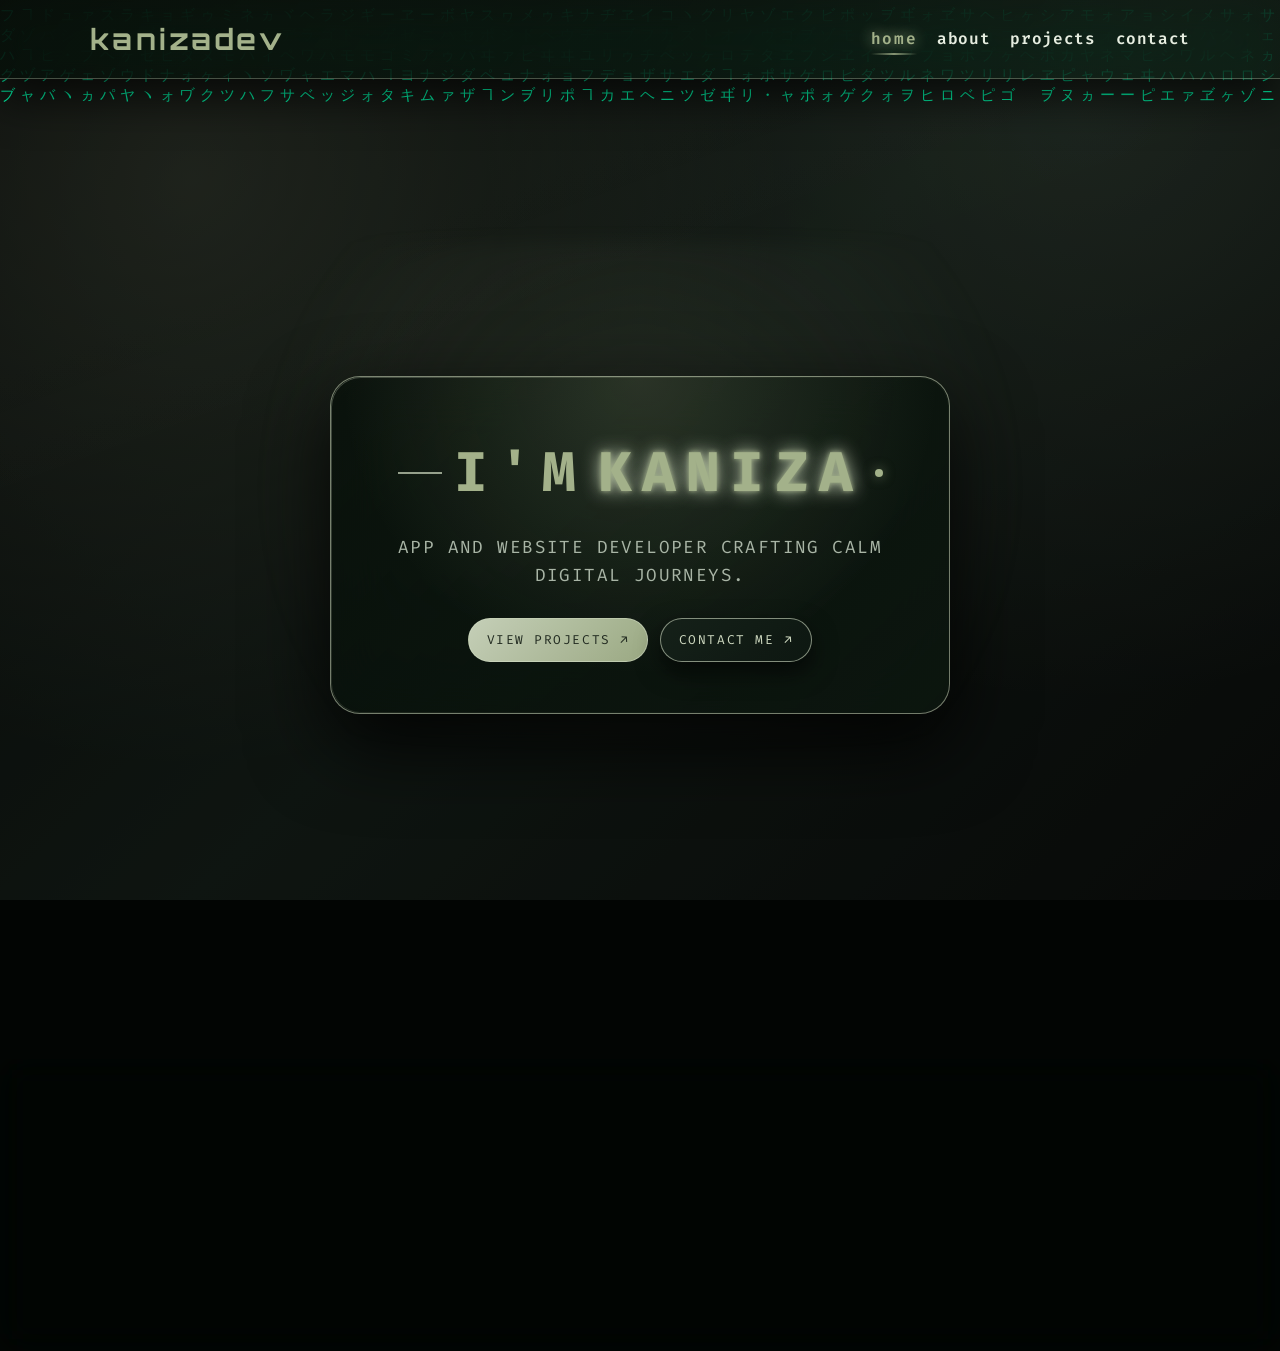
<file: index.html>
<!DOCTYPE html>
<html lang="en">

<head>
    <meta charset="UTF-8" />
    <meta name="viewport" content="width=device-width, initial-scale=1.0, viewport-fit=cover" />
    <meta name="theme-color" content="#050806" />
    <meta name="description" content="Kaniza — mobile app & website developer. Calm, modern digital journeys with Flutter and the web." />
    <title>Kaniza Portfolio</title>

    <!-- Fonts -->
    <link rel="preconnect" href="https://fonts.googleapis.com" />
    <link rel="preconnect" href="https://fonts.gstatic.com" crossorigin />
    <link href="https://fonts.googleapis.com/css2?family=Fira+Code:wght@400;600&family=Orbitron:wght@500&display=swap"
        rel="stylesheet">
    <link rel="stylesheet" href="style.css" />
</head>

<body>
    <canvas id="matrix"></canvas>
    <div class="cursor-dot"></div>
    <a class="skip-link" href="#main">Skip to content</a>

    <header>
        <nav>
            <h1>kanizadev</h1>
            <button type="button" class="hamburger" id="hamburger" aria-label="Open menu" aria-expanded="false" aria-controls="navLinks">&#9776;</button>
            <ul id="navLinks">
                <li><a href="index.html" class="active">home</a></li>
                <li><a href="about.html">about</a></li>
                <li><a href="projects.html">projects</a></li>
                <li><a href="contact.html">contact</a></li>
            </ul>
        </nav>
    </header>

    <main id="main">
        <section id="home">
            <div class="intro">
                <h2>I'm <span class="glow">Kaniza</span></h2>
                <p>App and website developer crafting calm digital journeys.</p>
                <div class="hero-actions">
                    <a class="btn-chip code" href="projects.html">view projects ↗</a>
                    <a class="btn-chip demo" href="contact.html">contact me ↗</a>
                </div>
            </div>
        </section>
    </main>

    <!-- Home page now only shows hero. Other content moved to about/projects/contact pages. -->

    <footer class="site-footer">
        <div class="footer-inner">
            <div class="footer-brand">
                <h3>kanizadev</h3>
                <p>App and website developer crafting calm digital journeys.</p>
            </div>

            <div class="footer-links">
                <h4>Quick links</h4>
                <a href="index.html">home</a>
                <a href="about.html">about</a>
                <a href="projects.html">projects</a>
                <a href="contact.html">contact</a>
            </div>

            <div class="footer-social">
                <h4>Connect</h4>
                <div class="social-links">
                    <a class="social-icon" href="https://github.com/kanizadev" target="_blank" rel="noopener noreferrer"
                        aria-label="GitHub">
                        <svg viewBox="0 0 24 24" fill="currentColor" aria-hidden="true">
                            <path
                                d="M12 0c-6.626 0-12 5.373-12 12 0 5.302 3.438 9.8 8.207 11.387.599.111.793-.261.793-.577v-2.234c-3.338.726-4.033-1.416-4.033-1.416-.546-1.387-1.333-1.756-1.333-1.756-1.089-.745.083-.729.083-.729 1.205.084 1.839 1.237 1.839 1.237 1.07 1.834 2.807 1.304 3.492.997.107-.775.418-1.305.762-1.604-2.665-.305-5.467-1.334-5.467-5.931 0-1.311.469-2.381 1.236-3.221-.124-.303-.535-1.524.117-3.176 0 0 1.008-.322 3.301 1.23.957-.266 1.983-.399 3.003-.404 1.02.005 2.047.138 3.006.404 2.291-1.552 3.297-1.23 3.297-1.23.653 1.653.242 2.874.118 3.176.77.84 1.235 1.911 1.235 3.221 0 4.609-2.807 5.624-5.479 5.921.43.372.823 1.102.823 2.222v3.293c0 .319.192.694.801.576 4.765-1.589 8.199-6.086 8.199-11.386 0-6.627-5.373-12-12-12z" />
                        </svg>
                    </a>
                    <a class="social-icon" href="https://instagram.com/kanizadev" target="_blank"
                        rel="noopener noreferrer" aria-label="Instagram">
                        <svg viewBox="0 0 24 24" fill="currentColor" aria-hidden="true">
                            <path
                                d="M12 2.163c3.204 0 3.584.012 4.85.07 3.252.148 4.771 1.691 4.919 4.919.058 1.265.069 1.645.069 4.849 0 3.205-.012 3.584-.069 4.849-.149 3.225-1.664 4.771-4.919 4.919-1.266.058-1.644.07-4.85.07-3.204 0-3.584-.012-4.849-.07-3.26-.149-4.771-1.699-4.919-4.92-.058-1.265-.07-1.644-.07-4.849 0-3.204.013-3.583.07-4.849.149-3.227 1.664-4.771 4.919-4.919 1.266-.057 1.645-.069 4.849-.069zm0-2.163c-3.259 0-3.667.014-4.947.072-4.358.2-6.78 2.618-6.98 6.98-.059 1.281-.073 1.689-.073 4.948 0 3.259.014 3.668.072 4.948.2 4.358 2.618 6.78 6.98 6.98 1.281.058 1.689.072 4.948.072 3.259 0 3.668-.014 4.948-.072 4.354-.2 6.782-2.618 6.979-6.98.059-1.28.073-1.689.073-4.948 0-3.259-.014-3.667-.072-4.947-.196-4.354-2.617-6.78-6.979-6.98-1.281-.059-1.69-.073-4.949-.073zm0 5.838c-3.403 0-6.162 2.759-6.162 6.162s2.759 6.163 6.162 6.163 6.162-2.759 6.162-6.163c0-3.403-2.759-6.162-6.162-6.162zm0 10.162c-2.209 0-4-1.79-4-4 0-2.209 1.791-4 4-4s4 1.791 4 4c0 2.21-1.791 4-4 4zm6.406-11.845c-.796 0-1.441.645-1.441 1.44s.645 1.44 1.441 1.44c.795 0 1.439-.645 1.439-1.44s-.644-1.44-1.439-1.44z" />
                        </svg>
                    </a>
                    <a class="social-icon" href="https://twitter.com/kanizadev" target="_blank" rel="noopener noreferrer"
                        aria-label="X (Twitter)">
                        <svg viewBox="0 0 24 24" fill="currentColor" aria-hidden="true">
                            <path
                                d="M18.244 2.25h3.308l-7.227 8.26 8.502 11.24H16.17l-5.214-6.817L4.99 21.75H1.68l7.73-8.835L1.254 2.25H8.08l4.713 6.231zm-1.161 17.52h1.833L7.084 4.126H5.117z" />
                        </svg>
                    </a>
                    <a class="social-icon" href="https://discord.com/users/948224120716402708" target="_blank"
                        rel="noopener noreferrer" aria-label="Discord">
                        <svg viewBox="0 0 24 24" fill="currentColor" aria-hidden="true">
                            <path
                                d="M20.317 4.37a19.791 19.791 0 0 0-4.885-1.515.074.074 0 0 0-.079.037c-.21.375-.444.864-.608 1.25a18.27 18.27 0 0 0-5.487 0 12.64 12.64 0 0 0-.617-1.25.077.077 0 0 0-.079-.037A19.736 19.736 0 0 0 3.677 4.37a.07.07 0 0 0-.032.027C.533 9.046-.32 13.58.099 18.057a.082.082 0 0 0 .031.057 19.9 19.9 0 0 0 5.993 3.03.078.078 0 0 0 .084-.028 14.09 14.09 0 0 0 1.226-1.994.076.076 0 0 0-.041-.106 13.107 13.107 0 0 1-1.872-.892.077.077 0 0 1-.008-.128 10.2 10.2 0 0 0 .372-.292.074.074 0 0 1 .077-.01c3.928 1.793 8.18 1.793 12.062 0a.074.074 0 0 1 .078.01c.12.098.246.198.373.292a.077.077 0 0 1-.006.127 12.299 12.299 0 0 1-1.873.892.077.077 0 0 0-.041.107c.36.698.772 1.362 1.225 1.993a.076.076 0 0 0 .084.028 19.839 19.839 0 0 0 6.002-3.03.077.077 0 0 0 .032-.054c.5-5.177-.838-9.674-3.549-13.66a.061.061 0 0 0-.031-.03zM8.02 15.33c-1.183 0-2.157-1.085-2.157-2.419 0-1.333.956-2.419 2.157-2.419 1.21 0 2.176 1.096 2.157 2.42 0 1.333-.956 2.418-2.157 2.418zm7.975 0c-1.183 0-2.157-1.085-2.157-2.419 0-1.333.955-2.419 2.157-2.419 1.21 0 2.176 1.096 2.157 2.42 0 1.333-.946 2.418-2.157 2.418z" />
                        </svg>
                    </a>
                </div>
            </div>
        </div>

        <div class="footer-bottom">
            <p>&copy; <span id="year">2025</span> kanizadev &mdash; built with HTML, CSS &amp; JS</p>
            <a class="back-to-top" href="#">back to top ↑</a>
        </div>
    </footer>

    <script src="script.js"></script>
</body>

</html>
</file>
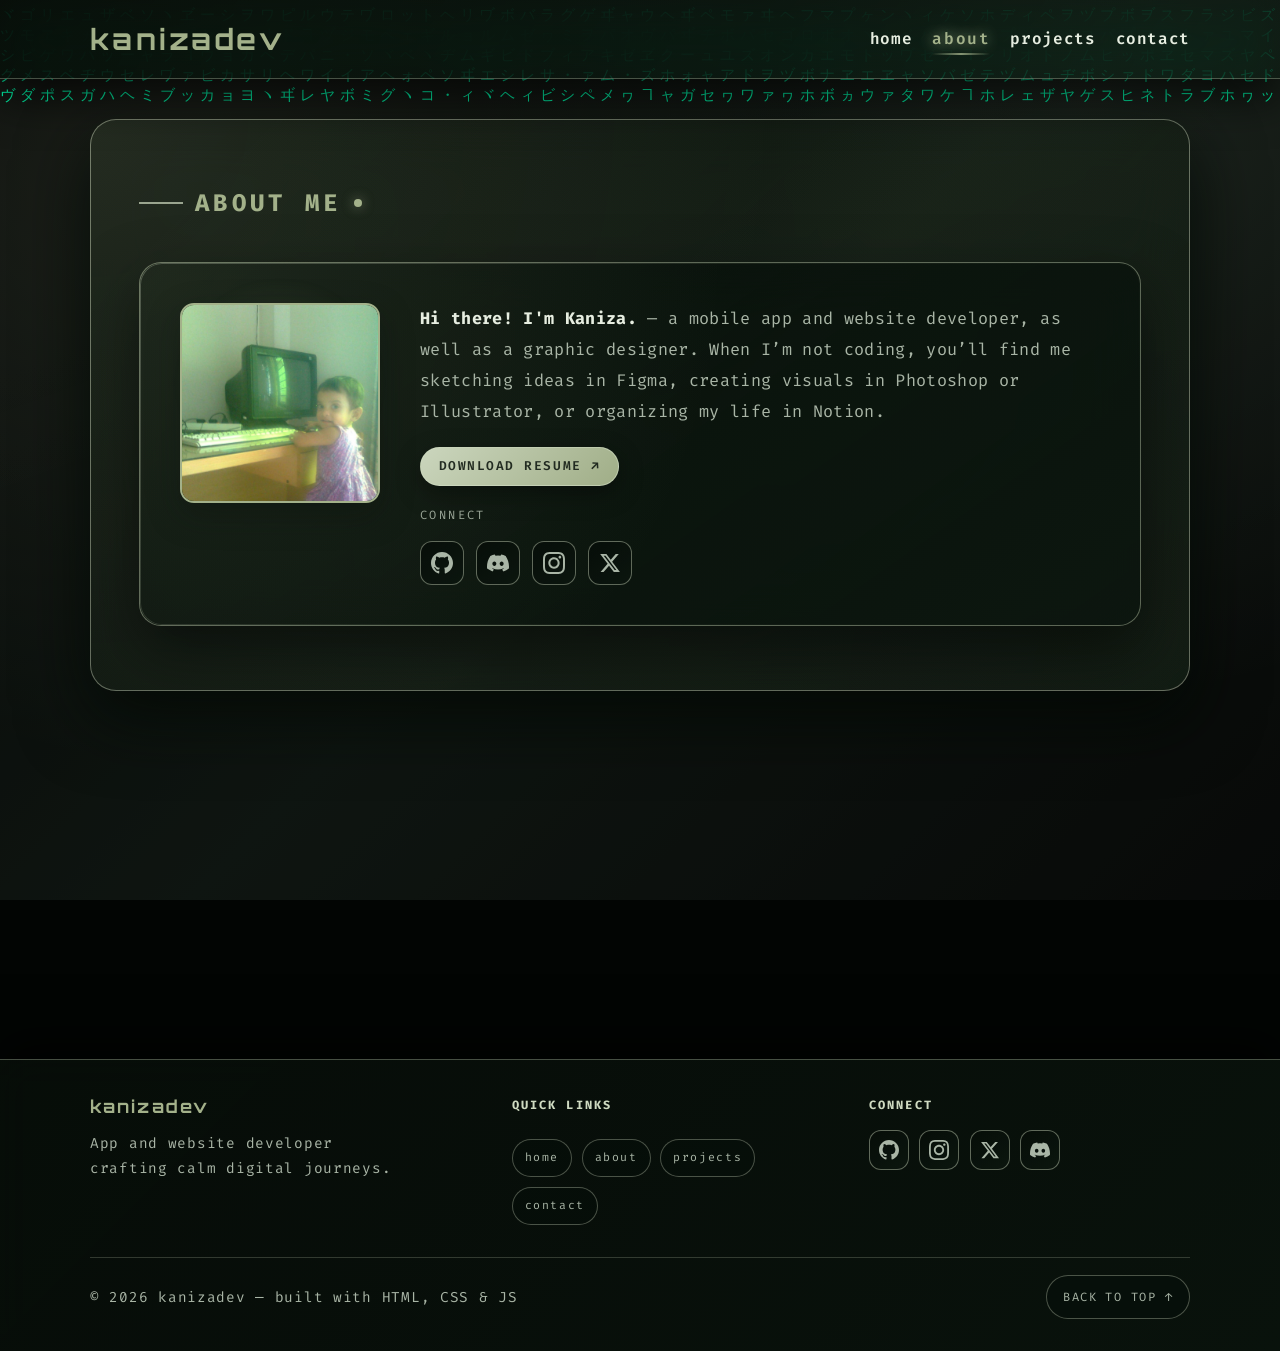
<file: about.html>
<!DOCTYPE html>
<html lang="en">

<head>
    <meta charset="UTF-8" />
    <meta name="viewport" content="width=device-width, initial-scale=1.0, viewport-fit=cover" />
    <meta name="theme-color" content="#050806" />
    <meta name="description" content="About Kaniza — mobile app & website developer and graphic designer. Flutter, web, and calm UI craft." />
    <title>About – Kaniza</title>

    <link rel="preconnect" href="https://fonts.googleapis.com" />
    <link rel="preconnect" href="https://fonts.gstatic.com" crossorigin />
    <link href="https://fonts.googleapis.com/css2?family=Fira+Code:wght@400;600&family=Orbitron:wght@500&display=swap"
        rel="stylesheet">
    <link rel="stylesheet" href="style.css" />
</head>

<body>
    <canvas id="matrix"></canvas>
    <div class="cursor-dot"></div>
    <a class="skip-link" href="#main">Skip to content</a>

    <header>
        <nav>
            <h1>kanizadev</h1>
            <button type="button" class="hamburger" id="hamburger" aria-label="Open menu" aria-expanded="false" aria-controls="navLinks">&#9776;</button>
            <ul id="navLinks">
                <li><a href="index.html">home</a></li>
                <li><a href="about.html" class="active">about</a></li>
                <li><a href="projects.html">projects</a></li>
                <li><a href="contact.html">contact</a></li>
            </ul>
        </nav>
    </header>

    <main id="main">
        <section id="about">
            <h2>about me</h2>
            <div class="about-card">
                <div class="about-content">
                    <div class="about-photo">
                        <img src="profile.jpg" alt="Kaniza" />
                    </div>
                    <div class="about-text">
                        <p class="about-lead">
                            <strong>Hi there! I'm Kaniza.</strong> — a mobile app and website developer, as well as a graphic
                            designer. When I’m not coding, you’ll find me sketching ideas in Figma, creating visuals in
                            Photoshop or Illustrator, or organizing my life in Notion.
                        </p>

                        <div class="about-actions">
                            <a class="btn-chip btn-resume" href="resume.pdf" target="_blank" rel="noopener noreferrer">download resume ↗</a>
                            <span class="social-label">Connect</span>
                            <div class="social-links">
                            <a class="social-icon" href="https://github.com/kanizadev" target="_blank" rel="noopener noreferrer" aria-label="GitHub">
                                <svg viewBox="0 0 24 24" fill="currentColor" aria-hidden="true"><path d="M12 0c-6.626 0-12 5.373-12 12 0 5.302 3.438 9.8 8.207 11.387.599.111.793-.261.793-.577v-2.234c-3.338.726-4.033-1.416-4.033-1.416-.546-1.387-1.333-1.756-1.333-1.756-1.089-.745.083-.729.083-.729 1.205.084 1.839 1.237 1.839 1.237 1.07 1.834 2.807 1.304 3.492.997.107-.775.418-1.305.762-1.604-2.665-.305-5.467-1.334-5.467-5.931 0-1.311.469-2.381 1.236-3.221-.124-.303-.535-1.524.117-3.176 0 0 1.008-.322 3.301 1.23.957-.266 1.983-.399 3.003-.404 1.02.005 2.047.138 3.006.404 2.291-1.552 3.297-1.23 3.297-1.23.653 1.653.242 2.874.118 3.176.77.84 1.235 1.911 1.235 3.221 0 4.609-2.807 5.624-5.479 5.921.43.372.823 1.102.823 2.222v3.293c0 .319.192.694.801.576 4.765-1.589 8.199-6.086 8.199-11.386 0-6.627-5.373-12-12-12z"/></svg>
                            </a>
                            <a class="social-icon" href="https://discord.com/users/948224120716402708" target="_blank" rel="noopener noreferrer" aria-label="Discord">
                                <svg viewBox="0 0 24 24" fill="currentColor" aria-hidden="true"><path d="M20.317 4.37a19.791 19.791 0 0 0-4.885-1.515.074.074 0 0 0-.079.037c-.21.375-.444.864-.608 1.25a18.27 18.27 0 0 0-5.487 0 12.64 12.64 0 0 0-.617-1.25.077.077 0 0 0-.079-.037A19.736 19.736 0 0 0 3.677 4.37a.07.07 0 0 0-.032.027C.533 9.046-.32 13.58.099 18.057a.082.082 0 0 0 .031.057 19.9 19.9 0 0 0 5.993 3.03.078.078 0 0 0 .084-.028 14.09 14.09 0 0 0 1.226-1.994.076.076 0 0 0-.041-.106 13.107 13.107 0 0 1-1.872-.892.077.077 0 0 1-.008-.128 10.2 10.2 0 0 0 .372-.292.074.074 0 0 1 .077-.01c3.928 1.793 8.18 1.793 12.062 0a.074.074 0 0 1 .078.01c.12.098.246.198.373.292a.077.077 0 0 1-.006.127 12.299 12.299 0 0 1-1.873.892.077.077 0 0 0-.041.107c.36.698.772 1.362 1.225 1.993a.076.076 0 0 0 .084.028 19.839 19.839 0 0 0 6.002-3.03.077.077 0 0 0 .032-.054c.5-5.177-.838-9.674-3.549-13.66a.061.061 0 0 0-.031-.03zM8.02 15.33c-1.183 0-2.157-1.085-2.157-2.419 0-1.333.956-2.419 2.157-2.419 1.21 0 2.176 1.096 2.157 2.42 0 1.333-.956 2.418-2.157 2.418zm7.975 0c-1.183 0-2.157-1.085-2.157-2.419 0-1.333.955-2.419 2.157-2.419 1.21 0 2.176 1.096 2.157 2.42 0 1.333-.946 2.418-2.157 2.418z"/></svg>
                            </a>
                            <a class="social-icon" href="https://instagram.com/kanizadev" target="_blank" rel="noopener noreferrer" aria-label="Instagram">
                                <svg viewBox="0 0 24 24" fill="currentColor" aria-hidden="true"><path d="M12 2.163c3.204 0 3.584.012 4.85.07 3.252.148 4.771 1.691 4.919 4.919.058 1.265.069 1.645.069 4.849 0 3.205-.012 3.584-.069 4.849-.149 3.225-1.664 4.771-4.919 4.919-1.266.058-1.644.07-4.85.07-3.204 0-3.584-.012-4.849-.07-3.26-.149-4.771-1.699-4.919-4.92-.058-1.265-.07-1.644-.07-4.849 0-3.204.013-3.583.07-4.849.149-3.227 1.664-4.771 4.919-4.919 1.266-.057 1.645-.069 4.849-.069zm0-2.163c-3.259 0-3.667.014-4.947.072-4.358.2-6.78 2.618-6.98 6.98-.059 1.281-.073 1.689-.073 4.948 0 3.259.014 3.668.072 4.948.2 4.358 2.618 6.78 6.98 6.98 1.281.058 1.689.072 4.948.072 3.259 0 3.668-.014 4.948-.072 4.354-.2 6.782-2.618 6.979-6.98.059-1.28.073-1.689.073-4.948 0-3.259-.014-3.667-.072-4.947-.196-4.354-2.617-6.78-6.979-6.98-1.281-.059-1.69-.073-4.949-.073zm0 5.838c-3.403 0-6.162 2.759-6.162 6.162s2.759 6.163 6.162 6.163 6.162-2.759 6.162-6.163c0-3.403-2.759-6.162-6.162-6.162zm0 10.162c-2.209 0-4-1.79-4-4 0-2.209 1.791-4 4-4s4 1.791 4 4c0 2.21-1.791 4-4 4zm6.406-11.845c-.796 0-1.441.645-1.441 1.44s.645 1.44 1.441 1.44c.795 0 1.439-.645 1.439-1.44s-.644-1.44-1.439-1.44z"/></svg>
                            </a>
                            <a class="social-icon" href="https://twitter.com/kanizadev" target="_blank" rel="noopener noreferrer" aria-label="X (Twitter)">
                                <svg viewBox="0 0 24 24" fill="currentColor" aria-hidden="true"><path d="M18.244 2.25h3.308l-7.227 8.26 8.502 11.24H16.17l-5.214-6.817L4.99 21.75H1.68l7.73-8.835L1.254 2.25H8.08l4.713 6.231zm-1.161 17.52h1.833L7.084 4.126H5.117z"/></svg>
                            </a>
                        </div>
                    </div>
                    </div>
                </div>
            </div>
        </section>
    </main>

    <footer class="site-footer">
        <div class="footer-inner">
            <div class="footer-brand">
                <h3>kanizadev</h3>
                <p>App and website developer crafting calm digital journeys.</p>
            </div>

            <div class="footer-links">
                <h4>Quick links</h4>
                <a href="index.html">home</a>
                <a href="about.html">about</a>
                <a href="projects.html">projects</a>
                <a href="contact.html">contact</a>
            </div>

            <div class="footer-social">
                <h4>Connect</h4>
                <div class="social-links">
                    <a class="social-icon" href="https://github.com/kanizadev" target="_blank" rel="noopener noreferrer"
                        aria-label="GitHub">
                        <svg viewBox="0 0 24 24" fill="currentColor" aria-hidden="true">
                            <path
                                d="M12 0c-6.626 0-12 5.373-12 12 0 5.302 3.438 9.8 8.207 11.387.599.111.793-.261.793-.577v-2.234c-3.338.726-4.033-1.416-4.033-1.416-.546-1.387-1.333-1.756-1.333-1.756-1.089-.745.083-.729.083-.729 1.205.084 1.839 1.237 1.839 1.237 1.07 1.834 2.807 1.304 3.492.997.107-.775.418-1.305.762-1.604-2.665-.305-5.467-1.334-5.467-5.931 0-1.311.469-2.381 1.236-3.221-.124-.303-.535-1.524.117-3.176 0 0 1.008-.322 3.301 1.23.957-.266 1.983-.399 3.003-.404 1.02.005 2.047.138 3.006.404 2.291-1.552 3.297-1.23 3.297-1.23.653 1.653.242 2.874.118 3.176.77.84 1.235 1.911 1.235 3.221 0 4.609-2.807 5.624-5.479 5.921.43.372.823 1.102.823 2.222v3.293c0 .319.192.694.801.576 4.765-1.589 8.199-6.086 8.199-11.386 0-6.627-5.373-12-12-12z" />
                        </svg>
                    </a>
                    <a class="social-icon" href="https://instagram.com/kanizadev" target="_blank"
                        rel="noopener noreferrer" aria-label="Instagram">
                        <svg viewBox="0 0 24 24" fill="currentColor" aria-hidden="true">
                            <path
                                d="M12 2.163c3.204 0 3.584.012 4.85.07 3.252.148 4.771 1.691 4.919 4.919.058 1.265.069 1.645.069 4.849 0 3.205-.012 3.584-.069 4.849-.149 3.225-1.664 4.771-4.919 4.919-1.266.058-1.644.07-4.85.07-3.204 0-3.584-.012-4.849-.07-3.26-.149-4.771-1.699-4.919-4.92-.058-1.265-.07-1.644-.07-4.849 0-3.204.013-3.583.07-4.849.149-3.227 1.664-4.771 4.919-4.919 1.266-.057 1.645-.069 4.849-.069zm0-2.163c-3.259 0-3.667.014-4.947.072-4.358.2-6.78 2.618-6.98 6.98-.059 1.281-.073 1.689-.073 4.948 0 3.259.014 3.668.072 4.948.2 4.358 2.618 6.78 6.98 6.98 1.281.058 1.689.072 4.948.072 3.259 0 3.668-.014 4.948-.072 4.354-.2 6.782-2.618 6.979-6.98.059-1.28.073-1.689.073-4.948 0-3.259-.014-3.667-.072-4.947-.196-4.354-2.617-6.78-6.979-6.98-1.281-.059-1.69-.073-4.949-.073zm0 5.838c-3.403 0-6.162 2.759-6.162 6.162s2.759 6.163 6.162 6.163 6.162-2.759 6.162-6.163c0-3.403-2.759-6.162-6.162-6.162zm0 10.162c-2.209 0-4-1.79-4-4 0-2.209 1.791-4 4-4s4 1.791 4 4c0 2.21-1.791 4-4 4zm6.406-11.845c-.796 0-1.441.645-1.441 1.44s.645 1.44 1.441 1.44c.795 0 1.439-.645 1.439-1.44s-.644-1.44-1.439-1.44z" />
                        </svg>
                    </a>
                    <a class="social-icon" href="https://twitter.com/kanizadev" target="_blank" rel="noopener noreferrer"
                        aria-label="X (Twitter)">
                        <svg viewBox="0 0 24 24" fill="currentColor" aria-hidden="true">
                            <path
                                d="M18.244 2.25h3.308l-7.227 8.26 8.502 11.24H16.17l-5.214-6.817L4.99 21.75H1.68l7.73-8.835L1.254 2.25H8.08l4.713 6.231zm-1.161 17.52h1.833L7.084 4.126H5.117z" />
                        </svg>
                    </a>
                    <a class="social-icon" href="https://discord.com/users/948224120716402708" target="_blank"
                        rel="noopener noreferrer" aria-label="Discord">
                        <svg viewBox="0 0 24 24" fill="currentColor" aria-hidden="true">
                            <path
                                d="M20.317 4.37a19.791 19.791 0 0 0-4.885-1.515.074.074 0 0 0-.079.037c-.21.375-.444.864-.608 1.25a18.27 18.27 0 0 0-5.487 0 12.64 12.64 0 0 0-.617-1.25.077.077 0 0 0-.079-.037A19.736 19.736 0 0 0 3.677 4.37a.07.07 0 0 0-.032.027C.533 9.046-.32 13.58.099 18.057a.082.082 0 0 0 .031.057 19.9 19.9 0 0 0 5.993 3.03.078.078 0 0 0 .084-.028 14.09 14.09 0 0 0 1.226-1.994.076.076 0 0 0-.041-.106 13.107 13.107 0 0 1-1.872-.892.077.077 0 0 1-.008-.128 10.2 10.2 0 0 0 .372-.292.074.074 0 0 1 .077-.01c3.928 1.793 8.18 1.793 12.062 0a.074.074 0 0 1 .078.01c.12.098.246.198.373.292a.077.077 0 0 1-.006.127 12.299 12.299 0 0 0-1.873.892.077.077 0 0 0-.041.107c.36.698.772 1.362 1.225 1.993a.076.076 0 0 0 .084.028 19.839 19.839 0 0 0 6.002-3.03.077.077 0 0 0 .032-.054c.5-5.177-.838-9.674-3.549-13.66a.061.061 0 0 0-.031-.03zM8.02 15.33c-1.183 0-2.157-1.085-2.157-2.419 0-1.333.956-2.419 2.157-2.419 1.21 0 2.176 1.096 2.157 2.42 0 1.333-.956 2.418-2.157 2.418zm7.975 0c-1.183 0-2.157-1.085-2.157-2.419 0-1.333.955-2.419 2.157-2.419 1.21 0 2.176 1.096 2.157 2.42 0 1.333-.946 2.418-2.157 2.418z" />
                        </svg>
                    </a>
                </div>
            </div>
        </div>

        <div class="footer-bottom">
            <p>&copy; <span id="year">2025</span> kanizadev &mdash; built with HTML, CSS &amp; JS</p>
            <a class="back-to-top" href="#">back to top ↑</a>
        </div>
    </footer>

    <script src="script.js"></script>
</body>

</html>
</file>
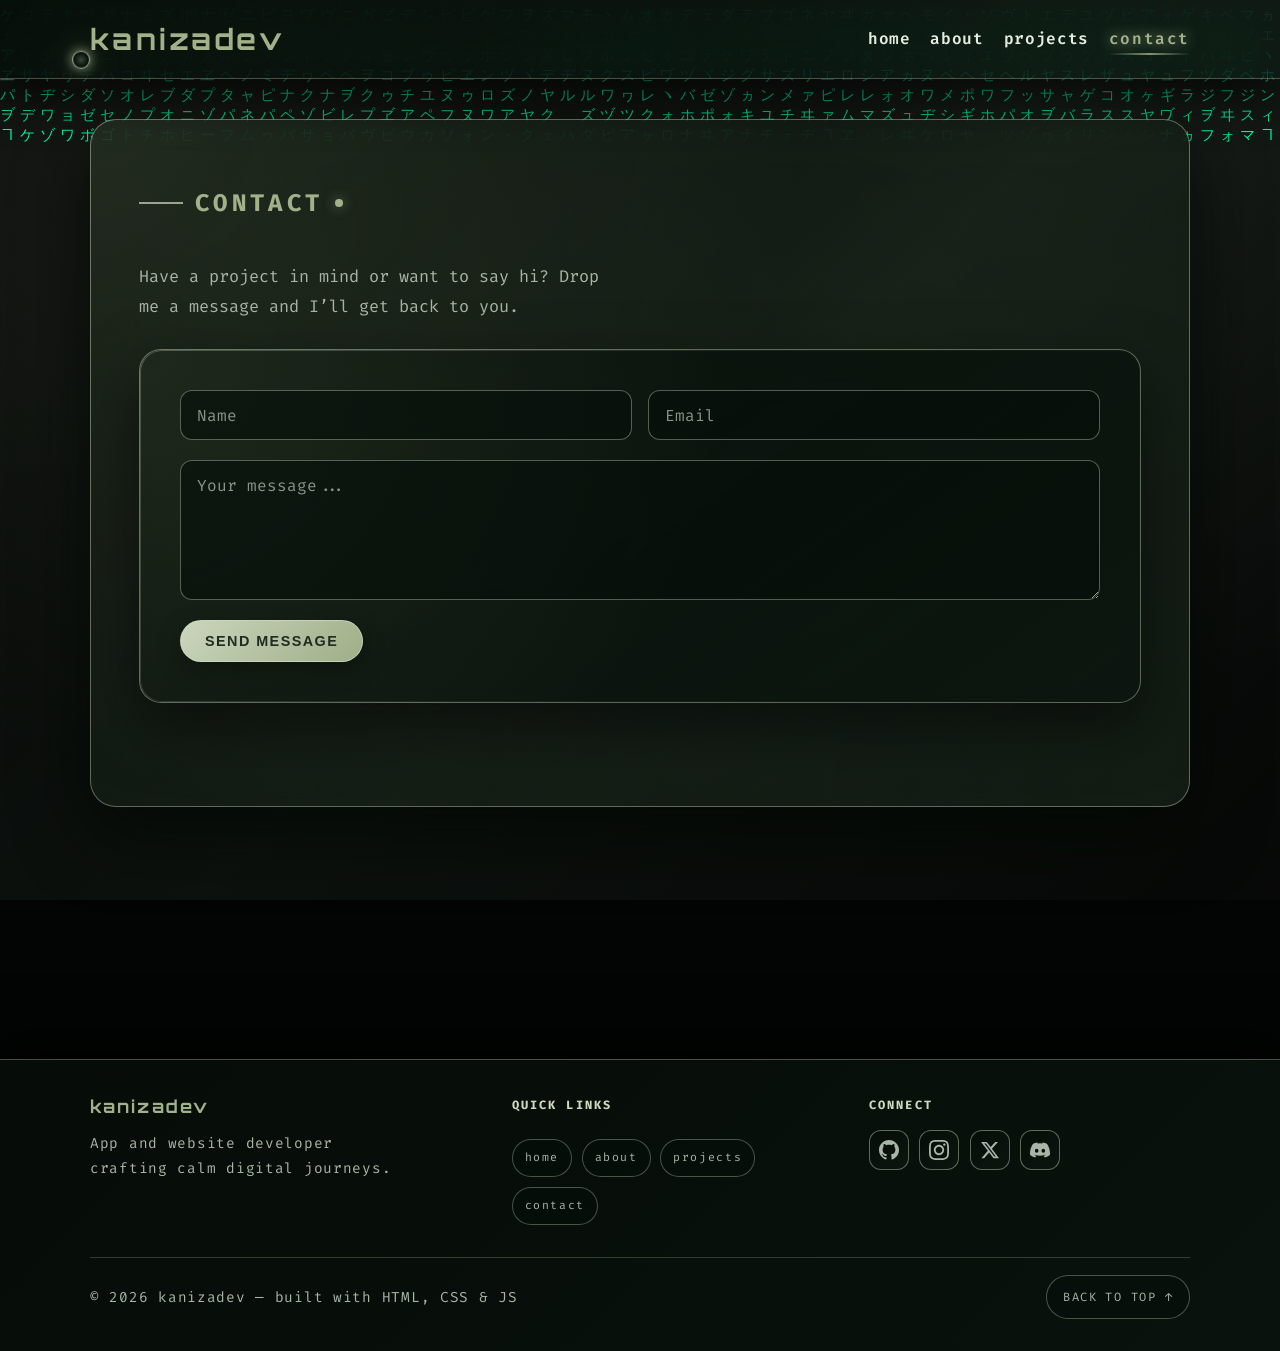
<file: contact.html>
<!DOCTYPE html>
<html lang="en">

<head>
    <meta charset="UTF-8" />
    <meta name="viewport" content="width=device-width, initial-scale=1.0, viewport-fit=cover" />
    <meta name="theme-color" content="#050806" />
    <meta name="description" content="Contact Kaniza — send a message for projects, collaborations, or opportunities." />
    <title>Contact – Kaniza</title>

    <link rel="preconnect" href="https://fonts.googleapis.com" />
    <link rel="preconnect" href="https://fonts.gstatic.com" crossorigin />
    <link href="https://fonts.googleapis.com/css2?family=Fira+Code:wght@400;600&family=Orbitron:wght@500&display=swap"
        rel="stylesheet">
    <link rel="stylesheet" href="style.css" />
    <script src="https://cdn.emailjs.com/dist/email.min.js"></script>
</head>

<body>
    <canvas id="matrix"></canvas>
    <div class="cursor-dot"></div>
    <a class="skip-link" href="#main">Skip to content</a>

    <header>
        <nav>
            <h1>kanizadev</h1>
            <button type="button" class="hamburger" id="hamburger" aria-label="Open menu" aria-expanded="false" aria-controls="navLinks">&#9776;</button>
            <ul id="navLinks">
                <li><a href="index.html">home</a></li>
                <li><a href="about.html">about</a></li>
                <li><a href="projects.html">projects</a></li>
                <li><a href="contact.html" class="active">contact</a></li>
            </ul>
        </nav>
    </header>

    <main id="main">
        <section id="contact">
            <h2>contact</h2>
                <p class="contact-intro">Have a project in mind or want to say hi? Drop me a message and I’ll get back to you.</p>
                <form id="contactForm" class="contact-form">
                    <div class="form-row">
                        <label for="contactName" class="sr-only">Name</label>
                        <input type="text" id="contactName" name="from_name" placeholder="Name" required />
                        <label for="contactEmail" class="sr-only">Email</label>
                        <input type="email" id="contactEmail" name="from_email" placeholder="Email" required />
                    </div>
                    <div class="form-group">
                        <label for="contactMessage" class="sr-only">Message</label>
                        <textarea id="contactMessage" name="message" placeholder="Your message..." required></textarea>
                    </div>
                    <button type="submit" class="btn-submit">Send message</button>
                </form>
                <p id="formResponse" class="form-response" aria-live="polite"></p>
        </section>
    </main>

    <footer class="site-footer">
        <div class="footer-inner">
            <div class="footer-brand">
                <h3>kanizadev</h3>
                <p>App and website developer crafting calm digital journeys.</p>
            </div>

            <div class="footer-links">
                <h4>Quick links</h4>
                <a href="index.html">home</a>
                <a href="about.html">about</a>
                <a href="projects.html">projects</a>
                <a href="contact.html">contact</a>
            </div>

            <div class="footer-social">
                <h4>Connect</h4>
                <div class="social-links">
                    <a class="social-icon" href="https://github.com/kanizadev" target="_blank" rel="noopener noreferrer"
                        aria-label="GitHub">
                        <svg viewBox="0 0 24 24" fill="currentColor" aria-hidden="true">
                            <path
                                d="M12 0c-6.626 0-12 5.373-12 12 0 5.302 3.438 9.8 8.207 11.387.599.111.793-.261.793-.577v-2.234c-3.338.726-4.033-1.416-4.033-1.416-.546-1.387-1.333-1.756-1.333-1.756-1.089-.745.083-.729.083-.729 1.205.084 1.839 1.237 1.839 1.237 1.07 1.834 2.807 1.304 3.492.997.107-.775.418-1.305.762-1.604-2.665-.305-5.467-1.334-5.467-5.931 0-1.311.469-2.381 1.236-3.221-.124-.303-.535-1.524.117-3.176 0 0 1.008-.322 3.301 1.23.957-.266 1.983-.399 3.003-.404 1.02.005 2.047.138 3.006.404 2.291-1.552 3.297-1.23 3.297-1.23.653 1.653.242 2.874.118 3.176.77.84 1.235 1.911 1.235 3.221 0 4.609-2.807 5.624-5.479 5.921.43.372.823 1.102.823 2.222v3.293c0 .319.192.694.801.576 4.765-1.589 8.199-6.086 8.199-11.386 0-6.627-5.373-12-12-12z" />
                        </svg>
                    </a>
                    <a class="social-icon" href="https://instagram.com/kanizadev" target="_blank"
                        rel="noopener noreferrer" aria-label="Instagram">
                        <svg viewBox="0 0 24 24" fill="currentColor" aria-hidden="true">
                            <path
                                d="M12 2.163c3.204 0 3.584.012 4.85.07 3.252.148 4.771 1.691 4.919 4.919.058 1.265.069 1.645.069 4.849 0 3.205-.012 3.584-.069 4.849-.149 3.225-1.664 4.771-4.919 4.919-1.266.058-1.644.07-4.85.07-3.204 0-3.584-.012-4.849-.07-3.26-.149-4.771-1.699-4.919-4.92-.058-1.265-.07-1.644-.07-4.849 0-3.204.013-3.583.07-4.849.149-3.227 1.664-4.771 4.919-4.919 1.266-.057 1.645-.069 4.849-.069zm0-2.163c-3.259 0-3.667.014-4.947.072-4.358.2-6.78 2.618-6.98 6.98-.059 1.281-.073 1.689-.073 4.948 0 3.259.014 3.668.072 4.948.2 4.358 2.618 6.78 6.98 6.98 1.281.058 1.689.072 4.948.072 3.259 0 3.668-.014 4.948-.072 4.354-.2 6.782-2.618 6.979-6.98.059-1.28.073-1.689.073-4.948 0-3.259-.014-3.667-.072-4.947-.196-4.354-2.617-6.78-6.979-6.98-1.281-.059-1.69-.073-4.949-.073zm0 5.838c-3.403 0-6.162 2.759-6.162 6.162s2.759 6.163 6.162 6.163 6.162-2.759 6.162-6.163c0-3.403-2.759-6.162-6.162-6.162zm0 10.162c-2.209 0-4-1.79-4-4 0-2.209 1.791-4 4-4s4 1.791 4 4c0 2.21-1.791 4-4 4zm6.406-11.845c-.796 0-1.441.645-1.441 1.44s.645 1.44 1.441 1.44c.795 0 1.439-.645 1.439-1.44s-.644-1.44-1.439-1.44z" />
                        </svg>
                    </a>
                    <a class="social-icon" href="https://twitter.com/kanizadev" target="_blank" rel="noopener noreferrer"
                        aria-label="X (Twitter)">
                        <svg viewBox="0 0 24 24" fill="currentColor" aria-hidden="true">
                            <path
                                d="M18.244 2.25h3.308l-7.227 8.26 8.502 11.24H16.17l-5.214-6.817L4.99 21.75H1.68l7.73-8.835L1.254 2.25H8.08l4.713 6.231zm-1.161 17.52h1.833L7.084 4.126H5.117z" />
                        </svg>
                    </a>
                    <a class="social-icon" href="https://discord.com/users/948224120716402708" target="_blank"
                        rel="noopener noreferrer" aria-label="Discord">
                        <svg viewBox="0 0 24 24" fill="currentColor" aria-hidden="true">
                            <path
                                d="M20.317 4.37a19.791 19.791 0 0 0-4.885-1.515.074.074 0 0 0-.079.037c-.21.375-.444.864-.608 1.25a18.27 18.27 0 0 0-5.487 0 12.64 12.64 0 0 0-.617-1.25.077.077 0 0 0-.079-.037A19.736 19.736 0 0 0 3.677 4.37a.07.07 0 0 0-.032.027C.533 9.046-.32 13.58.099 18.057a.082.082 0 0 0 .031.057 19.9 19.9 0 0 0 5.993 3.03.078.078 0 0 0 .084-.028 14.09 14.09 0 0 0 1.226-1.994.076.076 0 0 0-.041-.106 13.107 13.107 0 0 1-1.872-.892.077.077 0 0 1-.008-.128 10.2 10.2 0 0 0 .372-.292.074.074 0 0 1 .077-.01c3.928 1.793 8.18 1.793 12.062 0a.074.074 0 0 1 .078.01c.12.098.246.198.373.292a.077.077 0 0 1-.006.127 12.299 12.299 0 0 1-1.873.892.077.077 0 0 0-.041.107c.36.698.772 1.362 1.225 1.993a.076.076 0 0 0 .084.028 19.839 19.839 0 0 0 6.002-3.03.077.077 0 0 0 .032-.054c.5-5.177-.838-9.674-3.549-13.66a.061.061 0 0 0-.031-.03zM8.02 15.33c-1.183 0-2.157-1.085-2.157-2.419 0-1.333.956-2.419 2.157-2.419 1.21 0 2.176 1.096 2.157 2.42 0 1.333-.956 2.418-2.157 2.418zm7.975 0c-1.183 0-2.157-1.085-2.157-2.419 0-1.333.955-2.419 2.157-2.419 1.21 0 2.176 1.096 2.157 2.42 0 1.333-.946 2.418-2.157 2.418z" />
                        </svg>
                    </a>
                </div>
            </div>
        </div>

        <div class="footer-bottom">
            <p>&copy; <span id="year">2025</span> kanizadev &mdash; built with HTML, CSS &amp; JS</p>
            <a class="back-to-top" href="#">back to top ↑</a>
        </div>
    </footer>

    <script src="script.js"></script>
</body>

</html>
</file>
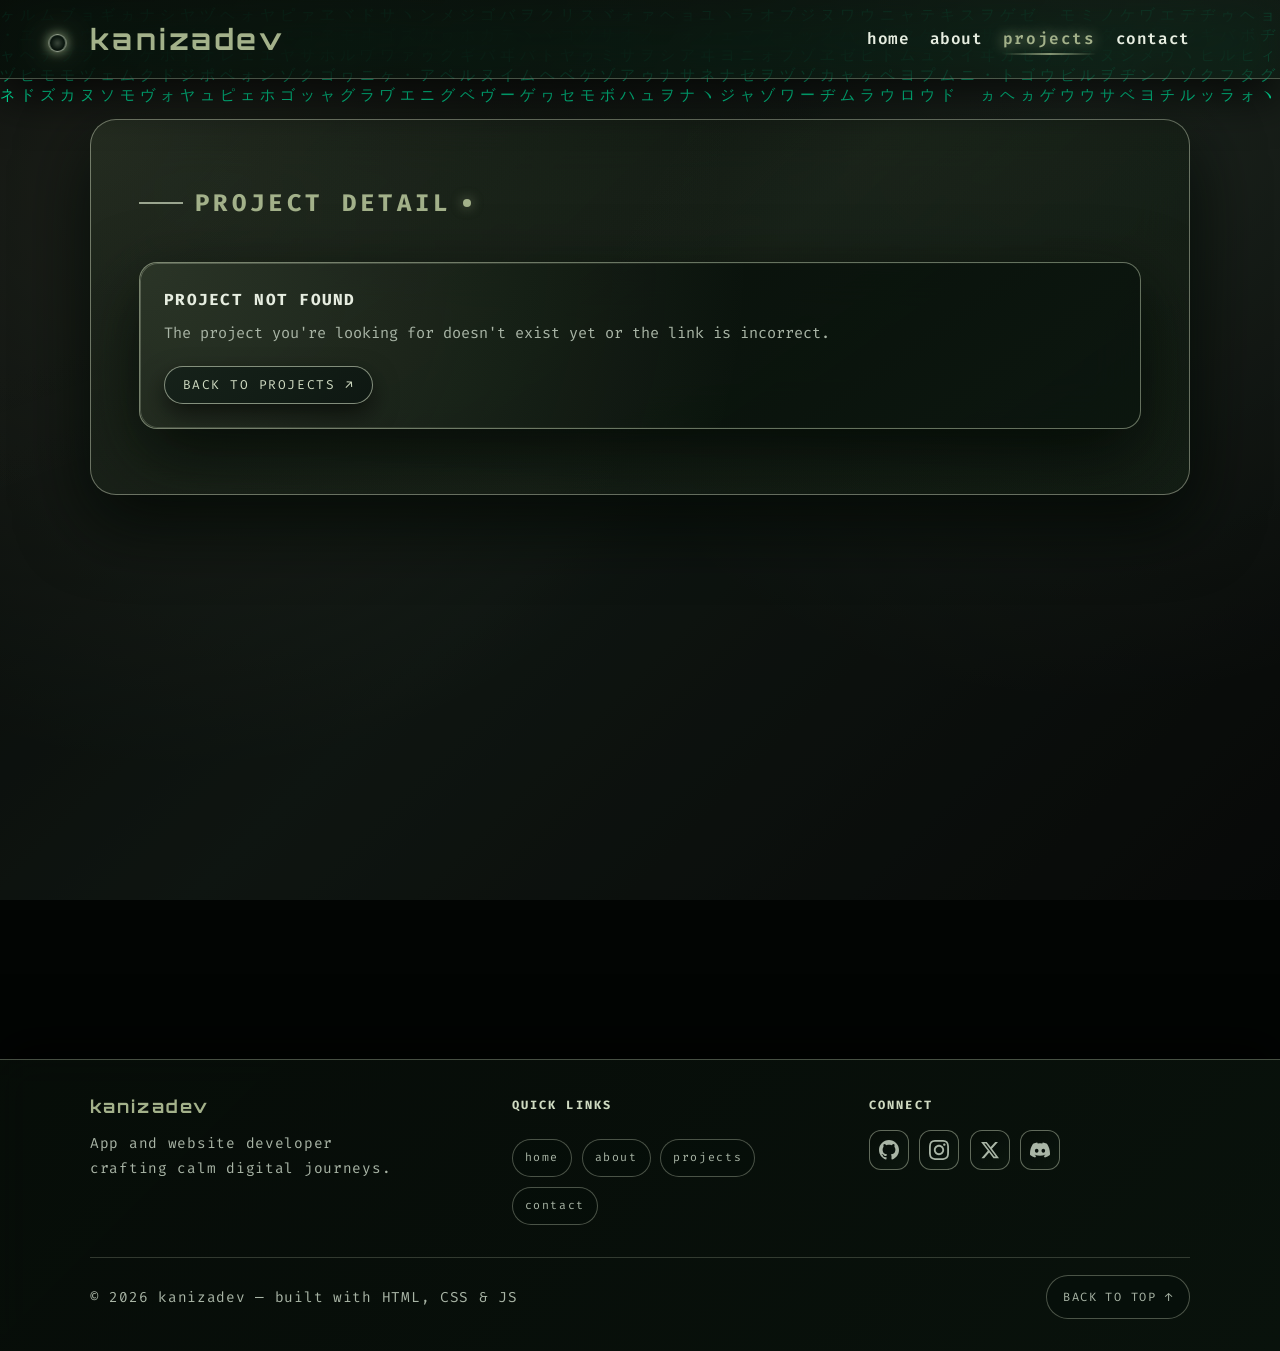
<file: project.html>
<!DOCTYPE html>
<html lang="en">

<head>
    <meta charset="UTF-8" />
    <meta name="viewport" content="width=device-width, initial-scale=1.0, viewport-fit=cover" />
    <meta name="theme-color" content="#050806" />
    <meta name="description" content="Project details for Kaniza's portfolio, including app design, tech highlights, and links." />
    <title>Project Detail – Kaniza</title>

    <link rel="preconnect" href="https://fonts.googleapis.com" />
    <link rel="preconnect" href="https://fonts.gstatic.com" crossorigin />
    <link href="https://fonts.googleapis.com/css2?family=Fira+Code:wght@400;600&family=Orbitron:wght@500&display=swap" rel="stylesheet">
    <link rel="stylesheet" href="style.css" />
</head>

<body>
    <canvas id="matrix"></canvas>
    <div class="cursor-dot"></div>
    <a class="skip-link" href="#main">Skip to content</a>

    <header>
        <nav>
            <h1>kanizadev</h1>
            <button type="button" class="hamburger" id="hamburger" aria-label="Open menu" aria-expanded="false" aria-controls="navLinks">&#9776;</button>
            <ul id="navLinks">
                <li><a href="index.html">home</a></li>
                <li><a href="about.html">about</a></li>
                <li><a href="projects.html" class="active">projects</a></li>
                <li><a href="contact.html">contact</a></li>
            </ul>
        </nav>
    </header>

    <main id="main">
        <section id="project-detail">
            <h2>project detail</h2>
            <div id="projectContent" class="project">
                <p>Loading project details…</p>
            </div>
        </section>
    </main>

    <footer class="site-footer">
        <div class="footer-inner">
            <div class="footer-brand">
                <h3>kanizadev</h3>
                <p>App and website developer crafting calm digital journeys.</p>
            </div>

            <div class="footer-links">
                <h4>Quick links</h4>
                <a href="index.html">home</a>
                <a href="about.html">about</a>
                <a href="projects.html">projects</a>
                <a href="contact.html">contact</a>
            </div>

            <div class="footer-social">
                <h4>Connect</h4>
                <div class="social-links">
                    <a class="social-icon" href="https://github.com/kanizadev" target="_blank" rel="noopener noreferrer" aria-label="GitHub">
                        <svg viewBox="0 0 24 24" fill="currentColor" aria-hidden="true">
                            <path d="M12 0c-6.626 0-12 5.373-12 12 0 5.302 3.438 9.8 8.207 11.387.599.111.793-.261.793-.577v-2.234c-3.338.726-4.033-1.416-4.033-1.416-.546-1.387-1.333-1.756-1.333-1.756-1.089-.745.083-.729.083-.729 1.205.084 1.839 1.237 1.839 1.237 1.07 1.834 2.807 1.304 3.492.997.107-.775.418-1.305.762-1.604-2.665-.305-5.467-1.334-5.467-5.931 0-1.311.469-2.381 1.236-3.221-.124-.303-.535-1.524.117-3.176 0 0 1.008-.322 3.301 1.23.957-.266 1.983-.399 3.003-.404 1.02.005 2.047.138 3.006.404 2.291-1.552 3.297-1.23 3.297-1.23.653 1.653.242 2.874.118 3.176.77.84 1.235 1.911 1.235 3.221 0 4.609-2.807 5.624-5.479 5.921.43.372.823 1.102.823 2.222v3.293c0 .319.192.694.801.576 4.765-1.589 8.199-6.086 8.199-11.386 0-6.627-5.373-12-12-12z" />
                        </svg>
                    </a>
                    <a class="social-icon" href="https://instagram.com/kanizadev" target="_blank" rel="noopener noreferrer" aria-label="Instagram">
                        <svg viewBox="0 0 24 24" fill="currentColor" aria-hidden="true"><path d="M12 2.163c3.204 0 3.584.012 4.85.07 3.252.148 4.771 1.691 4.919 4.919.058 1.265.069 1.645.069 4.849 0 3.205-.012 3.584-.069 4.849-.149 3.225-1.664 4.771-4.919 4.919-1.266.058-1.644.07-4.85.07-3.204 0-3.584-.012-4.849-.07-3.26-.149-4.771-1.699-4.919-4.92-.058-1.265-.07-1.644-.07-4.849 0-3.204.013-3.583.07-4.849.149-3.227 1.664-4.771 4.919-4.919 1.266-.057 1.645-.069 4.849-.069zm0-2.163c-3.259 0-3.667.014-4.947.072-4.358.2-6.78 2.618-6.98 6.98-.059 1.281-.073 1.689-.073 4.948 0 3.259.014 3.668.072 4.948.2 4.358 2.618 6.78 6.98 6.98 1.281.058 1.689.072 4.948.072 3.259 0 3.668-.014 4.948-.072 4.354-.2 6.782-2.618 6.979-6.98.059-1.28.073-1.689.073-4.948 0-3.259-.014-3.667-.072-4.947-.196-4.354-2.617-6.78-6.979-6.98-1.281-.059-1.69-.073-4.949-.073zm0 5.838c-3.403 0-6.162 2.759-6.162 6.162s2.759 6.163 6.162 6.163 6.162-2.759 6.162-6.163c0-3.403-2.759-6.162-6.162-6.162zm0 10.162c-2.209 0-4-1.79-4-4 0-2.209 1.791-4 4-4s4 1.791 4 4c0 2.21-1.791 4-4 4zm6.406-11.845c-.796 0-1.441.645-1.441 1.44s.645 1.44 1.441 1.44c.795 0 1.439-.645 1.439-1.44s-.644-1.44-1.439-1.44z" /></svg>
                    </a>
                    <a class="social-icon" href="https://twitter.com/kanizadev" target="_blank" rel="noopener noreferrer" aria-label="X (Twitter)">
                        <svg viewBox="0 0 24 24" fill="currentColor" aria-hidden="true"><path d="M18.244 2.25h3.308l-7.227 8.26 8.502 11.24H16.17l-5.214-6.817L4.99 21.75H1.68l7.73-8.835L1.254 2.25H8.08l4.713 6.231zm-1.161 17.52h1.833L7.084 4.126H5.117z" /></svg>
                    </a>
                    <a class="social-icon" href="https://discord.com/users/948224120716402708" target="_blank" rel="noopener noreferrer" aria-label="Discord">
                        <svg viewBox="0 0 24 24" fill="currentColor" aria-hidden="true"><path d="M20.317 4.37a19.791 19.791 0 0 0-4.885-1.515.074.074 0 0 0-.079.037c-.21.375-.444.864-.608 1.25a18.27 18.27 0 0 0-5.487 0 12.64 12.64 0 0 0-.617-1.25.077.077 0 0 0-.079-.037A19.736 19.736 0 0 0 3.677 4.37a.07.07 0 0 0-.032.027C.533 9.046-.32 13.58.099 18.057a.082.082 0 0 0 .031.057 19.9 19.9 0 0 0 5.993 3.03.078.078 0 0 0 .084-.028 14.09 14.09 0 0 0 1.226-1.994.076.076 0 0 0-.041-.106 13.107 13.107 0 0 1-1.872-.892.077.077 0 0 1-.008-.128 10.2 10.2 0 0 0 .372-.292.074.074 0 0 1 .077-.01c3.928 1.793 8.18 1.793 12.062 0a.074.074 0 0 1 .078.01c.12.098.246.198.373.292a.077.077 0 0 1-.006.127 12.299 12.299 0 0 1-1.873.892.077.077 0 0 0-.041.107c.36.698.772 1.362 1.225 1.993a.076.076 0 0 0 .084.028 19.839 19.839 0 0 0 6.002-3.03.077.077 0 0 0 .032-.054c.5-5.177-.838-9.674-3.549-13.66a.061.061 0 0 0-.031-.03zM8.02 15.33c-1.183 0-2.157-1.085-2.157-2.419 0-1.333.956-2.419 2.157-2.419 1.21 0 2.176 1.096 2.157 2.42 0 1.333-.956 2.418-2.157 2.418zm7.975 0c-1.183 0-2.157-1.085-2.157-2.419 0-1.333.955-2.419 2.157-2.419 1.21 0 2.176 1.096 2.157 2.42 0 1.333-.946 2.418-2.157 2.418z" /></svg>
                    </a>
                </div>
            </div>
        </div>

        <div class="footer-bottom">
            <p>&copy; <span id="year">2025</span> kanizadev &mdash; built with HTML, CSS &amp; JS</p>
            <a class="back-to-top" href="#">back to top ↑</a>
        </div>
    </footer>

    <script src="script.js"></script>
</body>

</html>
</file>
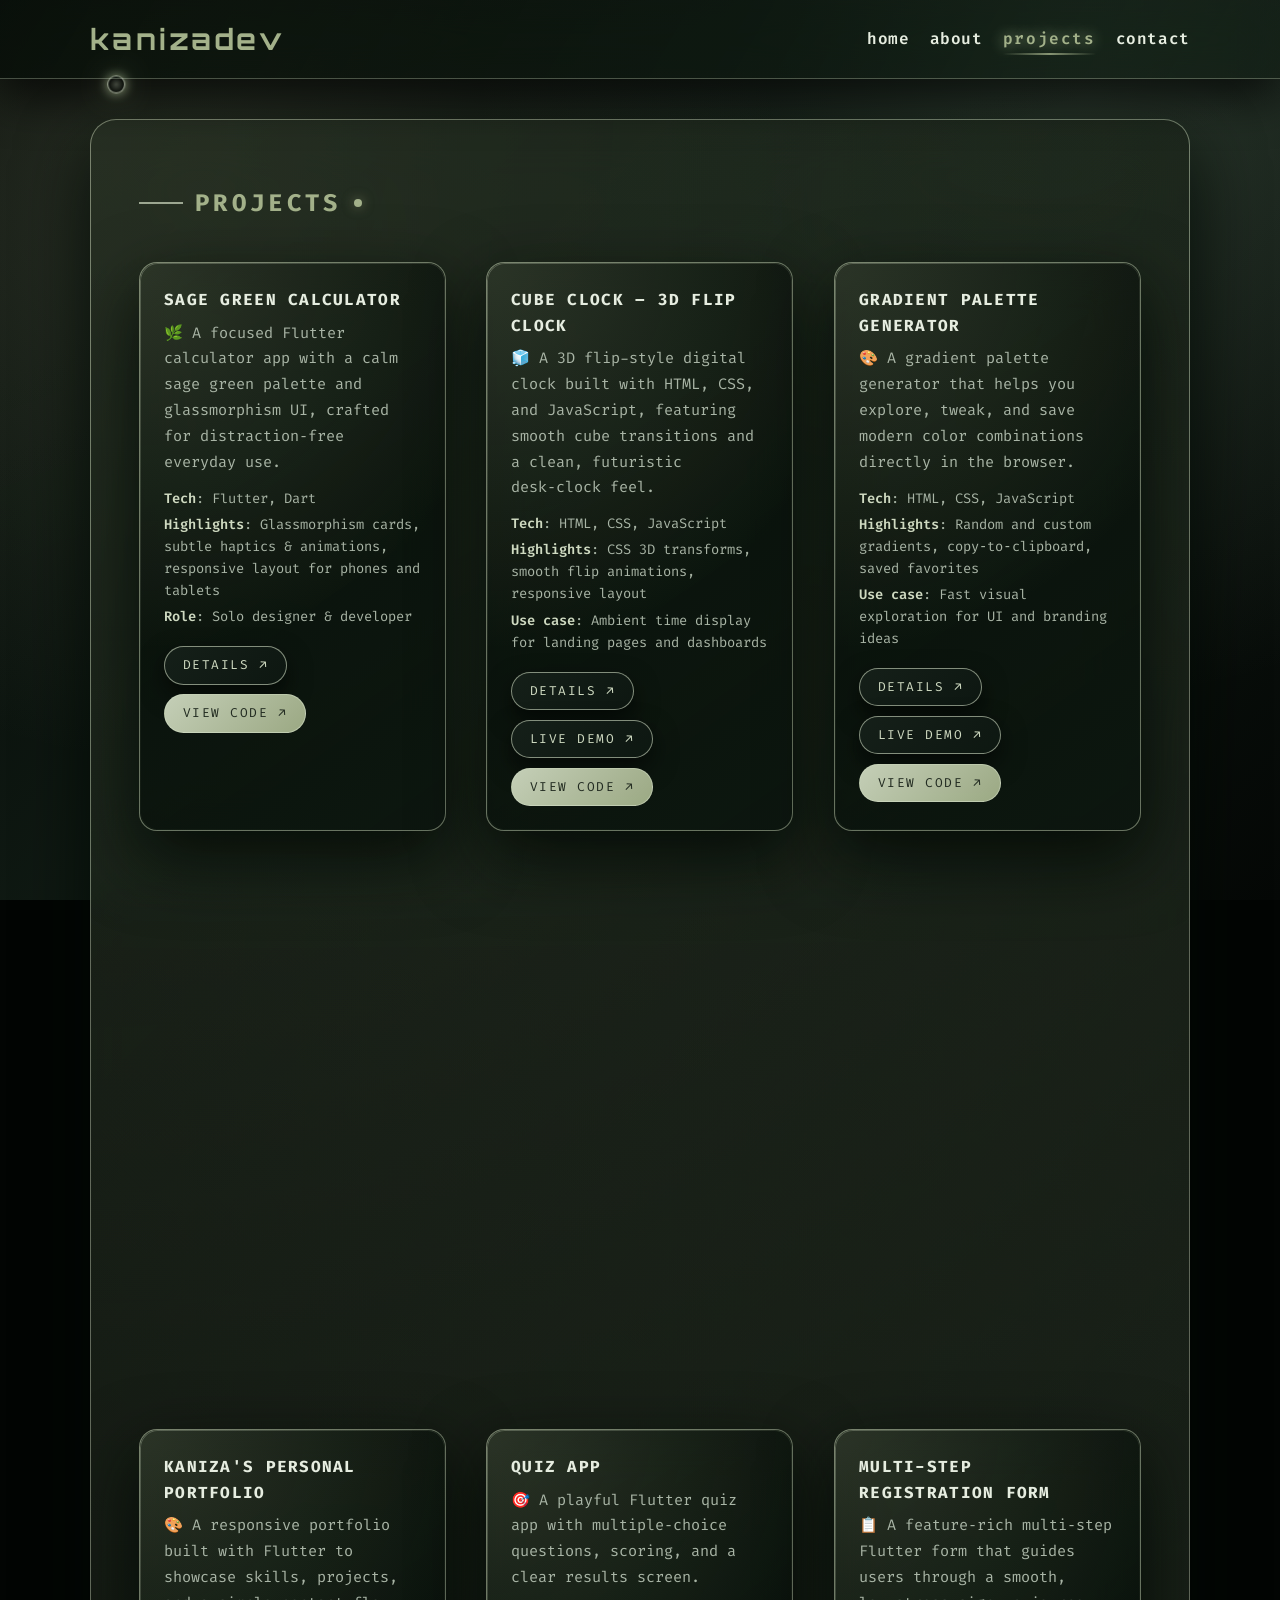
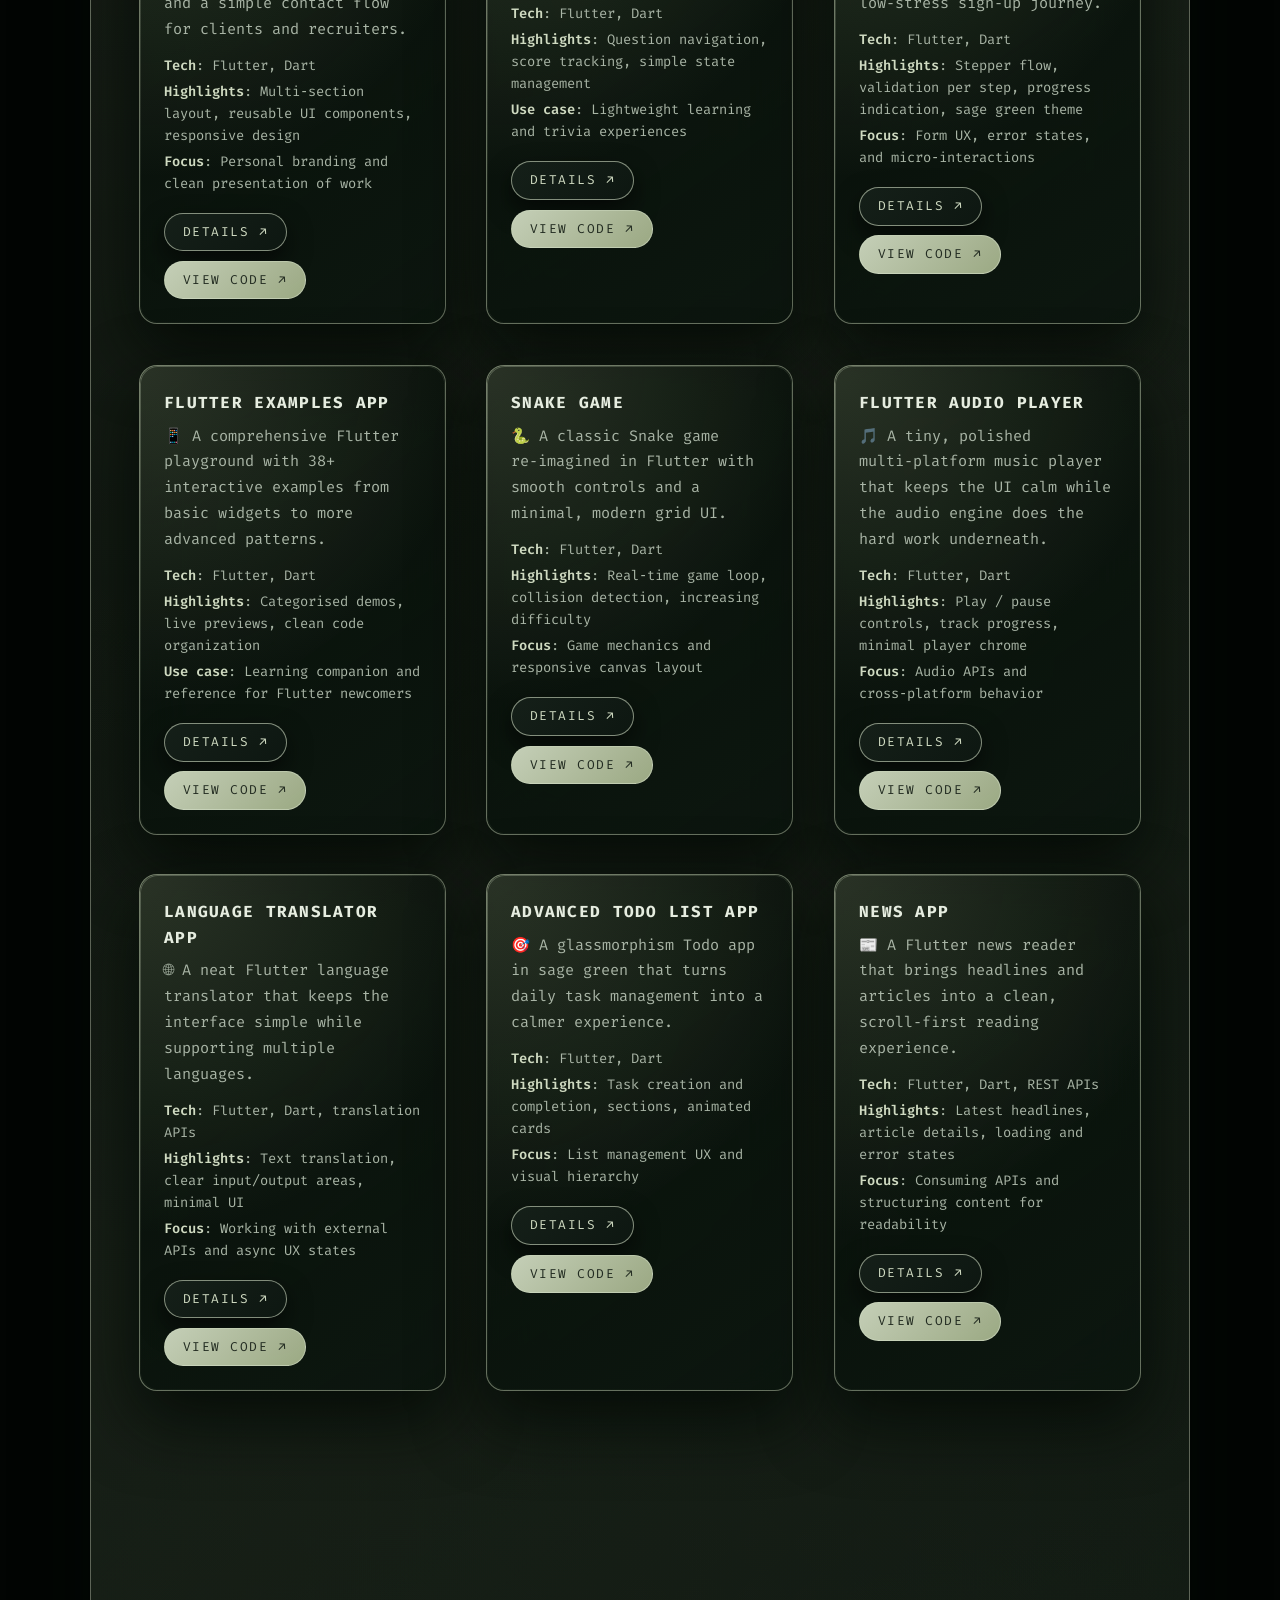
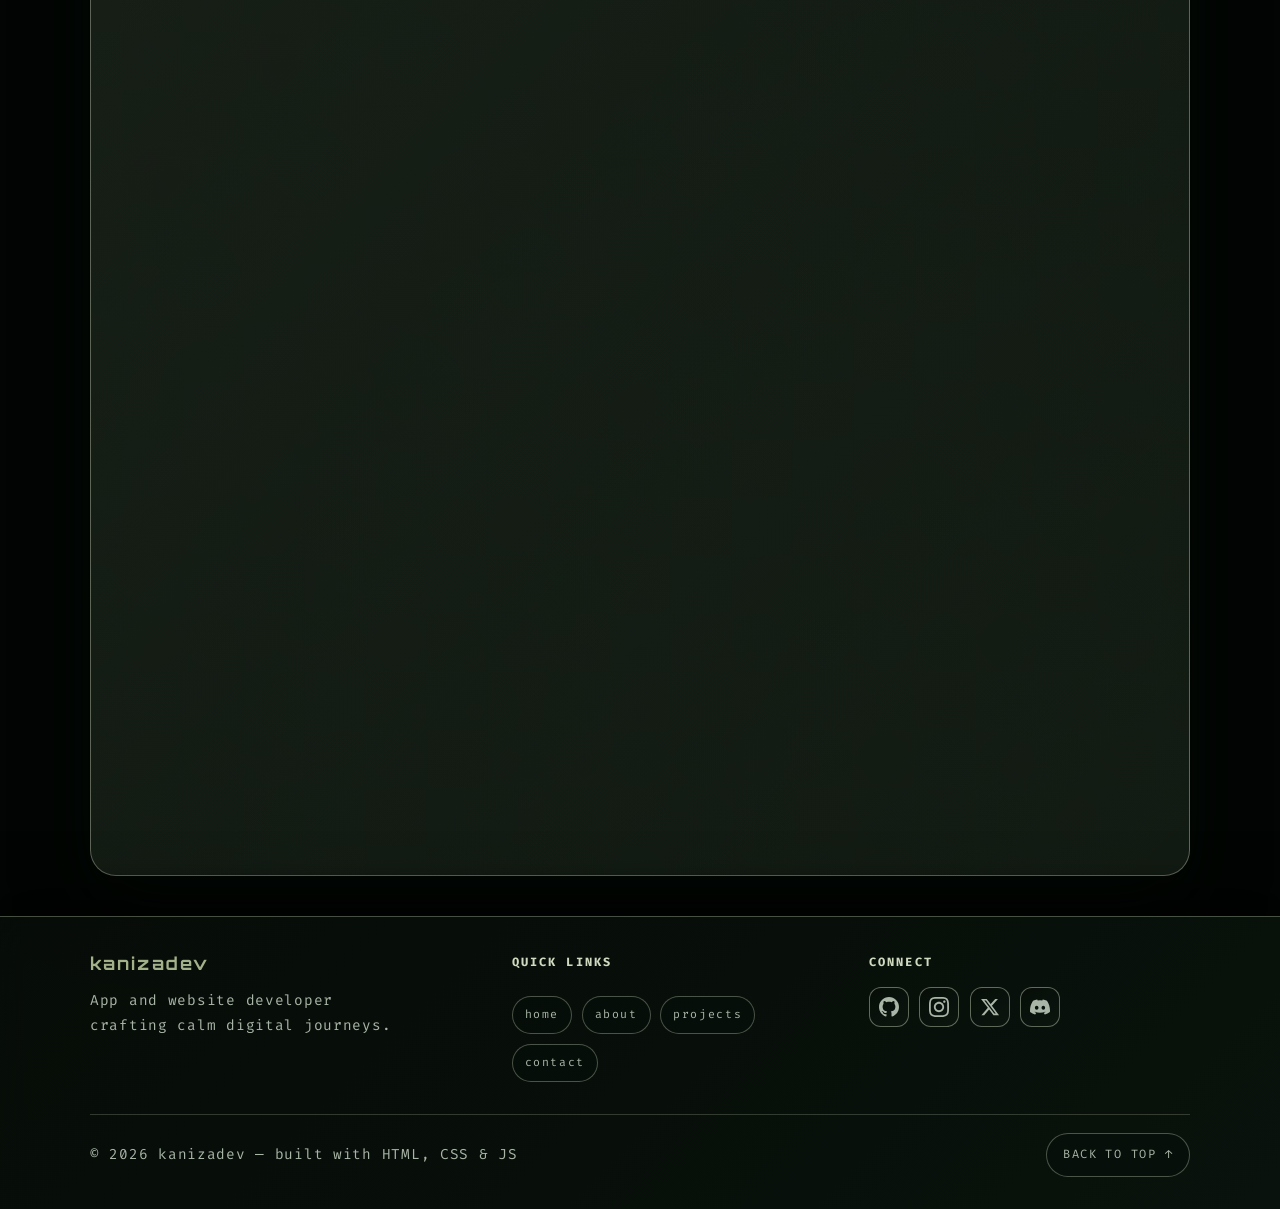
<file: projects.html>
<!DOCTYPE html>
<html lang="en">

<head>
    <meta charset="UTF-8" />
    <meta name="viewport" content="width=device-width, initial-scale=1.0, viewport-fit=cover" />
    <meta name="theme-color" content="#050806" />
    <meta name="description" content="Projects by Kaniza — Flutter apps, web experiments, and polished UI builds." />
    <title>Projects – Kaniza</title>

    <link rel="preconnect" href="https://fonts.googleapis.com" />
    <link rel="preconnect" href="https://fonts.gstatic.com" crossorigin />
    <link href="https://fonts.googleapis.com/css2?family=Fira+Code:wght@400;600&family=Orbitron:wght@500&display=swap"
        rel="stylesheet">
    <link rel="stylesheet" href="style.css" />
</head>

<body>
    <canvas id="matrix"></canvas>
    <div class="cursor-dot"></div>
    <a class="skip-link" href="#main">Skip to content</a>

    <header>
        <nav>
            <h1>kanizadev</h1>
            <button type="button" class="hamburger" id="hamburger" aria-label="Open menu" aria-expanded="false" aria-controls="navLinks">&#9776;</button>
            <ul id="navLinks">
                <li><a href="index.html">home</a></li>
                <li><a href="about.html">about</a></li>
                <li><a href="projects.html" class="active">projects</a></li>
                <li><a href="contact.html">contact</a></li>
            </ul>
        </nav>
    </header>

    <main id="main">
        <section id="projects">
            <h2>projects</h2>
            <div class="project-list">
            <div class="project">
                <h3>Sage Green Calculator</h3>
                <p>🌿 A focused Flutter calculator app with a calm sage green palette and glassmorphism UI, crafted for distraction‑free everyday use.</p>
                <ul class="project-meta">
                    <li><strong>Tech</strong>: Flutter, Dart</li>
                    <li><strong>Highlights</strong>: Glassmorphism cards, subtle haptics & animations, responsive layout for phones and tablets</li>
                    <li><strong>Role</strong>: Solo designer & developer</li>
                </ul>
                <div class="project-actions">
                    <a class="btn-chip demo" href="project.html?slug=sage-green-calculator">details ↗</a>
                    <a class="btn-chip code" href="https://github.com/kanizadev/p001" target="_blank" rel="noopener noreferrer">view code ↗</a>
                </div>
            </div>

            <div class="project">
                <h3>Cube Clock – 3D Flip Clock</h3>
                <p>🧊 A 3D flip-style digital clock built with HTML, CSS, and JavaScript, featuring smooth cube transitions and a clean, futuristic desk‑clock feel.</p>
                <ul class="project-meta">
                    <li><strong>Tech</strong>: HTML, CSS, JavaScript</li>
                    <li><strong>Highlights</strong>: CSS 3D transforms, smooth flip animations, responsive layout</li>
                    <li><strong>Use case</strong>: Ambient time display for landing pages and dashboards</li>
                </ul>
                <div class="project-actions">
                    <a class="btn-chip demo" href="project.html?slug=cube-clock-3d-flip-clock">details ↗</a>
                    <a class="btn-chip demo" href="https://kanizadev.github.io/p-1/" target="_blank" rel="noopener noreferrer">live demo ↗</a>
                    <a class="btn-chip code" href="https://github.com/kanizadev/p-1" target="_blank" rel="noopener noreferrer">view code ↗</a>
                </div>
            </div>

            <div class="project">
                <h3>Gradient Palette Generator</h3>
                <p>🎨 A gradient palette generator that helps you explore, tweak, and save modern color combinations directly in the browser.</p>
                <ul class="project-meta">
                    <li><strong>Tech</strong>: HTML, CSS, JavaScript</li>
                    <li><strong>Highlights</strong>: Random and custom gradients, copy‑to‑clipboard, saved favorites</li>
                    <li><strong>Use case</strong>: Fast visual exploration for UI and branding ideas</li>
                </ul>
                <div class="project-actions">
                    <a class="btn-chip demo" href="project.html?slug=gradient-palette-generator">details ↗</a>
                    <a class="btn-chip demo" href="https://kanizadev.github.io/p-2/" target="_blank" rel="noopener noreferrer">live demo ↗</a>
                    <a class="btn-chip code" href="https://github.com/kanizadev/p-2" target="_blank" rel="noopener noreferrer">view code ↗</a>
                </div>
            </div>

            <div class="project">
                <h3>Advanced Tic Tac Toe Game</h3>
                <p>🎮 A modern Flutter take on Tic Tac Toe with multiple board sizes, AI opponents, and timed challenges for more replayability.</p>
                <ul class="project-meta">
                    <li><strong>Tech</strong>: Flutter, Dart</li>
                    <li><strong>Highlights</strong>: AI difficulty levels, 3×3 and larger boards, match history, animations</li>
                    <li><strong>Focus</strong>: Game architecture, state management, and polished UX</li>
                </ul>
                <div class="project-actions">
                    <a class="btn-chip demo" href="project.html?slug=advanced-tic-tac-toe-game">details ↗</a>
                    <a class="btn-chip code" href="https://github.com/kanizadev/p002" target="_blank" rel="noopener noreferrer">view code ↗</a>
                </div>
            </div>

            <div class="project">
                <h3>Weather App</h3>
                <p>🌤️ A beautiful, modern weather app that surfaces real‑time conditions and forecasts with a soft, friendly Flutter UI.</p>
                <ul class="project-meta">
                    <li><strong>Tech</strong>: Flutter, Dart, REST APIs</li>
                    <li><strong>Highlights</strong>: Current weather, multi‑day forecast, icon‑driven UI, responsive cards</li>
                    <li><strong>Focus</strong>: API integration, error handling, and clean information hierarchy</li>
                </ul>
                <div class="project-actions">
                    <a class="btn-chip demo" href="project.html?slug=weather-app">details ↗</a>
                    <a class="btn-chip code" href="https://github.com/kanizadev/p003" target="_blank" rel="noopener noreferrer">view code ↗</a>
                </div>
            </div>

            <div class="project">
                <h3>Advanced BMI Calculator</h3>
                <p>🌿 A modern Flutter BMI and body‑composition calculator with a calm glassmorphism design and sage green color system.</p>
                <ul class="project-meta">
                    <li><strong>Tech</strong>: Flutter, Dart</li>
                    <li><strong>Highlights</strong>: BMI and category feedback, input validation, responsive layout</li>
                    <li><strong>Focus</strong>: UX for data input and clear, human‑readable health feedback</li>
                </ul>
                <div class="project-actions">
                    <a class="btn-chip demo" href="project.html?slug=advanced-bmi-calculator">details ↗</a>
                    <a class="btn-chip code" href="https://github.com/kanizadev/p004" target="_blank" rel="noopener noreferrer">view code ↗</a>
                </div>
            </div>

            <div class="project">
                <h3>Kaniza's Personal Portfolio</h3>
                <p>🎨 A responsive portfolio built with Flutter to showcase skills, projects, and a simple contact flow for clients and recruiters.</p>
                <ul class="project-meta">
                    <li><strong>Tech</strong>: Flutter, Dart</li>
                    <li><strong>Highlights</strong>: Multi‑section layout, reusable UI components, responsive design</li>
                    <li><strong>Focus</strong>: Personal branding and clean presentation of work</li>
                </ul>
                <div class="project-actions">
                    <a class="btn-chip demo" href="project.html?slug=kaniza-personal-portfolio">details ↗</a>
                    <a class="btn-chip code" href="https://github.com/kanizadev/p005" target="_blank" rel="noopener noreferrer">view code ↗</a>
                </div>
            </div>

            <div class="project">
                <h3>Quiz App</h3>
                <p>🎯 A playful Flutter quiz app with multiple‑choice questions, scoring, and a clear results screen.</p>
                <ul class="project-meta">
                    <li><strong>Tech</strong>: Flutter, Dart</li>
                    <li><strong>Highlights</strong>: Question navigation, score tracking, simple state management</li>
                    <li><strong>Use case</strong>: Lightweight learning and trivia experiences</li>
                </ul>
                <div class="project-actions">
                    <a class="btn-chip demo" href="project.html?slug=quiz-app">details ↗</a>
                    <a class="btn-chip code" href="https://github.com/kanizadev/p006" target="_blank" rel="noopener noreferrer">view code ↗</a>
                </div>
            </div>

            <div class="project">
                <h3>Multi-Step Registration Form</h3>
                <p>📋 A feature‑rich multi‑step Flutter form that guides users through a smooth, low‑stress sign‑up journey.</p>
                <ul class="project-meta">
                    <li><strong>Tech</strong>: Flutter, Dart</li>
                    <li><strong>Highlights</strong>: Stepper flow, validation per step, progress indication, sage green theme</li>
                    <li><strong>Focus</strong>: Form UX, error states, and micro‑interactions</li>
                </ul>
                <div class="project-actions">
                    <a class="btn-chip demo" href="project.html?slug=multi-step-registration-form">details ↗</a>
                    <a class="btn-chip code" href="https://github.com/kanizadev/p007" target="_blank" rel="noopener noreferrer">view code ↗</a>
                </div>
            </div>

            <div class="project">
                <h3>Flutter Examples App</h3>
                <p>📱 A comprehensive Flutter playground with 38+ interactive examples from basic widgets to more advanced patterns.</p>
                <ul class="project-meta">
                    <li><strong>Tech</strong>: Flutter, Dart</li>
                    <li><strong>Highlights</strong>: Categorised demos, live previews, clean code organization</li>
                    <li><strong>Use case</strong>: Learning companion and reference for Flutter newcomers</li>
                </ul>
                <div class="project-actions">
                    <a class="btn-chip demo" href="project.html?slug=flutter-examples-app">details ↗</a>
                    <a class="btn-chip code" href="https://github.com/kanizadev/p008" target="_blank" rel="noopener noreferrer">view code ↗</a>
                </div>
            </div>

            <div class="project">
                <h3>Snake Game</h3>
                <p>🐍 A classic Snake game re‑imagined in Flutter with smooth controls and a minimal, modern grid UI.</p>
                <ul class="project-meta">
                    <li><strong>Tech</strong>: Flutter, Dart</li>
                    <li><strong>Highlights</strong>: Real‑time game loop, collision detection, increasing difficulty</li>
                    <li><strong>Focus</strong>: Game mechanics and responsive canvas layout</li>
                </ul>
                <div class="project-actions">
                    <a class="btn-chip demo" href="project.html?slug=snake-game">details ↗</a>
                    <a class="btn-chip code" href="https://github.com/kanizadev/p009" target="_blank" rel="noopener noreferrer">view code ↗</a>
                </div>
            </div>

            <div class="project">
                <h3>Flutter Audio Player</h3>
                <p>🎵 A tiny, polished multi‑platform music player that keeps the UI calm while the audio engine does the hard work underneath.</p>
                <ul class="project-meta">
                    <li><strong>Tech</strong>: Flutter, Dart</li>
                    <li><strong>Highlights</strong>: Play / pause controls, track progress, minimal player chrome</li>
                    <li><strong>Focus</strong>: Audio APIs and cross‑platform behavior</li>
                </ul>
                <div class="project-actions">
                    <a class="btn-chip demo" href="project.html?slug=flutter-audio-player">details ↗</a>
                    <a class="btn-chip code" href="https://github.com/kanizadev/p010" target="_blank" rel="noopener noreferrer">view code ↗</a>
                </div>
            </div>

            <div class="project">
                <h3>Language Translator App</h3>
                <p>🌐 A neat Flutter language translator that keeps the interface simple while supporting multiple languages.</p>
                <ul class="project-meta">
                    <li><strong>Tech</strong>: Flutter, Dart, translation APIs</li>
                    <li><strong>Highlights</strong>: Text translation, clear input/output areas, minimal UI</li>
                    <li><strong>Focus</strong>: Working with external APIs and async UX states</li>
                </ul>
                <div class="project-actions">
                    <a class="btn-chip demo" href="project.html?slug=language-translator-app">details ↗</a>
                    <a class="btn-chip code" href="https://github.com/kanizadev/p011" target="_blank" rel="noopener noreferrer">view code ↗</a>
                </div>
            </div>

            <div class="project">
                <h3>Advanced Todo List App</h3>
                <p>🎯 A glassmorphism Todo app in sage green that turns daily task management into a calmer experience.</p>
                <ul class="project-meta">
                    <li><strong>Tech</strong>: Flutter, Dart</li>
                    <li><strong>Highlights</strong>: Task creation and completion, sections, animated cards</li>
                    <li><strong>Focus</strong>: List management UX and visual hierarchy</li>
                </ul>
                <div class="project-actions">
                    <a class="btn-chip demo" href="project.html?slug=advanced-todo-list-app">details ↗</a>
                    <a class="btn-chip code" href="https://github.com/kanizadev/p012" target="_blank" rel="noopener noreferrer">view code ↗</a>
                </div>
            </div>

            <div class="project">
                <h3>News App</h3>
                <p>📰 A Flutter news reader that brings headlines and articles into a clean, scroll‑first reading experience.</p>
                <ul class="project-meta">
                    <li><strong>Tech</strong>: Flutter, Dart, REST APIs</li>
                    <li><strong>Highlights</strong>: Latest headlines, article details, loading and error states</li>
                    <li><strong>Focus</strong>: Consuming APIs and structuring content for readability</li>
                </ul>
                <div class="project-actions">
                    <a class="btn-chip demo" href="project.html?slug=news-app">details ↗</a>
                    <a class="btn-chip code" href="https://github.com/kanizadev/p013" target="_blank" rel="noopener noreferrer">view code ↗</a>
                </div>
            </div>

            <div class="project">
                <h3>Advanced Color Palette Generator</h3>
                <p>🌈 A Flutter color‑palette generator with multiple color‑scheme types and a soft glassmorphism aesthetic.</p>
                <ul class="project-meta">
                    <li><strong>Tech</strong>: Flutter, Dart</li>
                    <li><strong>Highlights</strong>: Multiple palette modes, randomization, copyable color values</li>
                    <li><strong>Focus</strong>: Design tooling UI and color handling</li>
                </ul>
                <div class="project-actions">
                    <a class="btn-chip demo" href="project.html?slug=advanced-color-palette-generator">details ↗</a>
                    <a class="btn-chip code" href="https://github.com/kanizadev/p014" target="_blank" rel="noopener noreferrer">view code ↗</a>
                </div>
            </div>

            <div class="project">
                <h3>Pixel Art Studio</h3>
                <p>🎨 A Flutter pixel‑art editor with a nostalgic 8‑bit feel and simple drawing tools.</p>
                <ul class="project-meta">
                    <li><strong>Tech</strong>: Flutter, Dart</li>
                    <li><strong>Highlights</strong>: Tap‑to‑draw grid, color picker, clear canvas actions</li>
                    <li><strong>Focus</strong>: Custom drawing surfaces and interaction design</li>
                </ul>
                <div class="project-actions">
                    <a class="btn-chip demo" href="project.html?slug=pixel-art-studio">details ↗</a>
                    <a class="btn-chip code" href="https://github.com/kanizadev/p015" target="_blank" rel="noopener noreferrer">view code ↗</a>
                </div>
            </div>

            <div class="project">
                <h3>Fortune Wheel</h3>
                <p>🎡 A minimal‑yet‑cute Flutter fortune wheel with a sage green theme and glassmorphism accents.</p>
                <ul class="project-meta">
                    <li><strong>Tech</strong>: Flutter, Dart</li>
                    <li><strong>Highlights</strong>: Spin animations, random selection, configurable wheel segments</li>
                    <li><strong>Focus</strong>: Animation curves and playful micro‑interactions</li>
                </ul>
                <div class="project-actions">
                    <a class="btn-chip demo" href="project.html?slug=fortune-wheel">details ↗</a>
                    <a class="btn-chip code" href="https://github.com/kanizadev/p016" target="_blank" rel="noopener noreferrer">view code ↗</a>
                </div>
            </div>

            <div class="project">
                <h3>Sudoku Master</h3>
                <p>🧩 A Flutter Sudoku app that keeps the board clean and readable while the puzzles get harder.</p>
                <ul class="project-meta">
                    <li><strong>Tech</strong>: Flutter, Dart</li>
                    <li><strong>Highlights</strong>: Grid‑based board, number input, feedback for moves</li>
                    <li><strong>Focus</strong>: Game layout and rule‑driven UX</li>
                </ul>
                <div class="project-actions">
                    <a class="btn-chip demo" href="project.html?slug=sudoku-master">details ↗</a>
                    <a class="btn-chip code" href="https://github.com/kanizadev/p017" target="_blank" rel="noopener noreferrer">view code ↗</a>
                </div>
            </div>

            <div class="project">
                <h3>Kids Crossword Fun!</h3>
                <p>🧩 A Flutter crossword app for kids with simple words, big tiles, and friendly visuals.</p>
                <ul class="project-meta">
                    <li><strong>Tech</strong>: Flutter, Dart</li>
                    <li><strong>Highlights</strong>: Child‑friendly grid, easy clues, playful color palette</li>
                    <li><strong>Focus</strong>: Designing for younger users and accessibility</li>
                </ul>
                <div class="project-actions">
                    <a class="btn-chip demo" href="project.html?slug=kids-crossword-fun">details ↗</a>
                    <a class="btn-chip code" href="https://github.com/kanizadev/p018" target="_blank" rel="noopener noreferrer">view code ↗</a>
                </div>
            </div>
            </div>
        </section>
    </main>

    <footer class="site-footer">
        <div class="footer-inner">
            <div class="footer-brand">
                <h3>kanizadev</h3>
                <p>App and website developer crafting calm digital journeys.</p>
            </div>

            <div class="footer-links">
                <h4>Quick links</h4>
                <a href="index.html">home</a>
                <a href="about.html">about</a>
                <a href="projects.html">projects</a>
                <a href="contact.html">contact</a>
            </div>

            <div class="footer-social">
                <h4>Connect</h4>
                <div class="social-links">
                    <a class="social-icon" href="https://github.com/kanizadev" target="_blank" rel="noopener noreferrer"
                        aria-label="GitHub">
                        <svg viewBox="0 0 24 24" fill="currentColor" aria-hidden="true">
                            <path
                                d="M12 0c-6.626 0-12 5.373-12 12 0 5.302 3.438 9.8 8.207 11.387.599.111.793-.261.793-.577v-2.234c-3.338.726-4.033-1.416-4.033-1.416-.546-1.387-1.333-1.756-1.333-1.756-1.089-.745.083-.729.083-.729 1.205.084 1.839 1.237 1.839 1.237 1.07 1.834 2.807 1.304 3.492.997.107-.775.418-1.305.762-1.604-2.665-.305-5.467-1.334-5.467-5.931 0-1.311.469-2.381 1.236-3.221-.124-.303-.535-1.524.117-3.176 0 0 1.008-.322 3.301 1.23.957-.266 1.983-.399 3.003-.404 1.02.005 2.047.138 3.006.404 2.291-1.552 3.297-1.23 3.297-1.23.653 1.653.242 2.874.118 3.176.77.84 1.235 1.911 1.235 3.221 0 4.609-2.807 5.624-5.479 5.921.43.372.823 1.102.823 2.222v3.293c0 .319.192.694.801.576 4.765-1.589 8.199-6.086 8.199-11.386 0-6.627-5.373-12-12-12z" />
                        </svg>
                    </a>
                    <a class="social-icon" href="https://instagram.com/kanizadev" target="_blank"
                        rel="noopener noreferrer" aria-label="Instagram">
                        <svg viewBox="0 0 24 24" fill="currentColor" aria-hidden="true">
                            <path
                                d="M12 2.163c3.204 0 3.584.012 4.85.07 3.252.148 4.771 1.691 4.919 4.919.058 1.265.069 1.645.069 4.849 0 3.205-.012 3.584-.069 4.849-.149 3.225-1.664 4.771-4.919 4.919-1.266.058-1.644.07-4.85.07-3.204 0-3.584-.012-4.849-.07-3.26-.149-4.771-1.699-4.919-4.92-.058-1.265-.07-1.644-.07-4.849 0-3.204.013-3.583.07-4.849.149-3.227 1.664-4.771 4.919-4.919 1.266-.057 1.645-.069 4.849-.069zm0-2.163c-3.259 0-3.667.014-4.947.072-4.358.2-6.78 2.618-6.98 6.98-.059 1.281-.073 1.689-.073 4.948 0 3.259.014 3.668.072 4.948.2 4.358 2.618 6.78 6.98 6.98 1.281.058 1.689.072 4.948.072 3.259 0 3.668-.014 4.948-.072 4.354-.2 6.782-2.618 6.979-6.98.059-1.28.073-1.689.073-4.948 0-3.259-.014-3.667-.072-4.947-.196-4.354-2.617-6.78-6.979-6.98-1.281-.059-1.69-.073-4.949-.073zm0 5.838c-3.403 0-6.162 2.759-6.162 6.162s2.759 6.163 6.162 6.163 6.162-2.759 6.162-6.163c0-3.403-2.759-6.162-6.162-6.162zm0 10.162c-2.209 0-4-1.79-4-4 0-2.209 1.791-4 4-4s4 1.791 4 4c0 2.21-1.791 4-4 4zm6.406-11.845c-.796 0-1.441.645-1.441 1.44s.645 1.44 1.441 1.44c.795 0 1.439-.645 1.439-1.44s-.644-1.44-1.439-1.44z" />
                        </svg>
                    </a>
                    <a class="social-icon" href="https://twitter.com/kanizadev" target="_blank" rel="noopener noreferrer"
                        aria-label="X (Twitter)">
                        <svg viewBox="0 0 24 24" fill="currentColor" aria-hidden="true">
                            <path
                                d="M18.244 2.25h3.308l-7.227 8.26 8.502 11.24H16.17l-5.214-6.817L4.99 21.75H1.68l7.73-8.835L1.254 2.25H8.08l4.713 6.231zm-1.161 17.52h1.833L7.084 4.126H5.117z" />
                        </svg>
                    </a>
                    <a class="social-icon" href="https://discord.com/users/948224120716402708" target="_blank"
                        rel="noopener noreferrer" aria-label="Discord">
                        <svg viewBox="0 0 24 24" fill="currentColor" aria-hidden="true">
                            <path
                                d="M20.317 4.37a19.791 19.791 0 0 0-4.885-1.515.074.074 0 0 0-.079.037c-.21.375-.444.864-.608 1.25a18.27 18.27 0 0 0-5.487 0 12.64 12.64 0 0 0-.617-1.25.077.077 0 0 0-.079-.037A19.736 19.736 0 0 0 3.677 4.37a.07.07 0 0 0-.032.027C.533 9.046-.32 13.58.099 18.057a.082.082 0 0 0 .031.057 19.9 19.9 0 0 0 5.993 3.03.078.078 0 0 0 .084-.028 14.09 14.09 0 0 0 1.226-1.994.076.076 0 0 0-.041-.106 13.107 13.107 0 0 1-1.872-.892.077.077 0 0 1-.008-.128 10.2 10.2 0 0 0 .372-.292.074.074 0 0 1 .077-.01c3.928 1.793 8.18 1.793 12.062 0a.074.074 0 0 1 .078.01c.12.098.246.198.373.292a.077.077 0 0 1-.006.127 12.299 12.299 0 0 1-1.873.892.077.077 0 0 0-.041.107c.36.698.772 1.362 1.225 1.993a.076.076 0 0 0 .084.028 19.839 19.839 0 0 0 6.002-3.03.077.077 0 0 0 .032-.054c.5-5.177-.838-9.674-3.549-13.66a.061.061 0 0 0-.031-.03zM8.02 15.33c-1.183 0-2.157-1.085-2.157-2.419 0-1.333.956-2.419 2.157-2.419 1.21 0 2.176 1.096 2.157 2.42 0 1.333-.956 2.418-2.157 2.418zm7.975 0c-1.183 0-2.157-1.085-2.157-2.419 0-1.333.955-2.419 2.157-2.419 1.21 0 2.176 1.096 2.157 2.42 0 1.333-.946 2.418-2.157 2.418z" />
                        </svg>
                    </a>
                </div>
            </div>
        </div>

        <div class="footer-bottom">
            <p>&copy; <span id="year">2025</span> kanizadev &mdash; built with HTML, CSS &amp; JS</p>
            <a class="back-to-top" href="#">back to top ↑</a>
        </div>
    </footer>

    <script src="script.js"></script>
</body>

</html>
</file>
<file: style.css>
:root {
    --bg: #050806;
    --bg-alt: rgba(8, 15, 10, 0.42);
    --text: #e6ede0;
    --text-muted: #a9b5a6;
    --accent: #a3b18a;
    --accent-alt: #cfdac1;
    --accent-soft: rgba(163, 177, 138, 0.22);
    --accent-contrast: #222b21;
    --border: rgba(203, 213, 186, 0.35);
    --card: rgba(10, 18, 12, 0.32);
    --shadow: 0 26px 70px rgba(2, 8, 4, 0.85);
    --section-padding: clamp(1.5rem, 5vw, 4.5rem);
    --section-padding-x: clamp(1.25rem, 4vw, 3rem);
    --gutter-left: max(var(--section-padding-x), env(safe-area-inset-left));
    --gutter-right: max(var(--section-padding-x), env(safe-area-inset-right));
    --touch-min: 44px;
}

/* Basic reset */
* {
    margin: 0;
    padding: 0;
    box-sizing: border-box;
}

html {
    min-height: 100%;
    scroll-behavior: smooth;
    overflow-x: hidden;
    -webkit-text-size-adjust: 100%;
}

main {
    min-height: 100vh;
    min-height: 100dvh;
}

*::selection {
    background: var(--accent-soft);
    color: var(--accent-contrast);
}

body {
    font-family: 'Fira Code', monospace;
    background-color: #020503;
    color: var(--text);
    line-height: 1.6;
    overflow-x: hidden;
    transition: background 0.5s ease, color 0.5s ease;
    min-height: 100vh;
    min-height: 100dvh;
    position: relative;
    cursor: none;
    word-wrap: break-word;
}

img,
svg,
video {
    max-width: 100%;
    height: auto;
}

.skip-link {
    position: absolute;
    left: 12px;
    top: 12px;
    padding: 0.65rem 1rem;
    background: rgba(6, 14, 9, 0.92);
    border: 1px solid rgba(203, 213, 186, 0.45);
    color: var(--accent-alt);
    border-radius: 999px;
    text-decoration: none;
    transform: translateY(-150%);
    transition: transform 200ms ease;
    z-index: 2000;
}

.skip-link:focus {
    transform: translateY(0);
}

a {
    color: inherit;
}

a:focus-visible,
button:focus-visible,
input:focus-visible,
textarea:focus-visible {
    outline: none;
    box-shadow: 0 0 0 3px rgba(163, 177, 138, 0.25);
    border-radius: 10px;
}

body::before {
    content: "";
    position: fixed;
    inset: 0;
    background:
        radial-gradient(circle at 15% 20%, rgba(163, 177, 138, 0.22), transparent 45%),
        radial-gradient(circle at 85% 10%, rgba(143, 169, 140, 0.2), transparent 45%),
        linear-gradient(135deg, #030604 0%, #111c15 50%, #050806 100%);
    z-index: -2;
}

body::after {
    content: "";
    position: fixed;
    inset: 0;
    background: linear-gradient(160deg, rgba(255, 255, 255, 0.04), transparent 55%);
    mix-blend-mode: soft-light;
    opacity: 0.8;
    pointer-events: none;
    z-index: -1;
}

body.nfc-mode {
    background: radial-gradient(circle at 25% 15%, rgba(173, 221, 161, 0.18), transparent 26%),
                radial-gradient(circle at 80% 10%, rgba(152, 207, 142, 0.14), transparent 28%),
                linear-gradient(180deg, #071006 0%, #090b08 100%);
    color: #ecf7e9;
}

body.nfc-mode::before {
    filter: blur(1px);
}

body.nfc-mode::after {
    opacity: 1;
    mix-blend-mode: screen;
    filter: blur(1px);
}

.nfc-banner {
    position: fixed;
    right: 1rem;
    bottom: 1rem;
    z-index: 2000;
    max-width: calc(100% - 2rem);
    padding: 0.95rem 1.15rem;
    border-radius: 22px;
    border: 1px solid rgba(188, 232, 178, 0.45);
    backdrop-filter: blur(16px);
    background: rgba(16, 35, 18, 0.78);
    color: #e8f4db;
    box-shadow: 0 0 0 rgba(163, 177, 138, 0);
    opacity: 0;
    transform: translateY(10px) scale(0.98);
    transition: opacity 0.35s ease, transform 0.35s ease, box-shadow 0.35s ease;
    font-size: 0.95rem;
    line-height: 1.4;
}

body.nfc-mode-active .nfc-banner {
    opacity: 1;
    transform: translateY(0) scale(1);
    box-shadow: 0 0 28px rgba(163, 177, 138, 0.34);
}

@keyframes nfc-pulse {
    from {
        box-shadow: 0 0 18px rgba(163, 177, 138, 0.18);
    }
    to {
        box-shadow: 0 0 32px rgba(163, 177, 138, 0.35);
    }
}

body.nfc-mode .nfc-banner {
    animation: nfc-pulse 2.4s ease-in-out infinite alternate;
}

/* Header & Nav */
header {
    background: linear-gradient(120deg, rgba(6, 13, 8, 0.8), rgba(14, 24, 17, 0.55));
    padding: max(1rem, env(safe-area-inset-top)) var(--gutter-right) max(1rem, env(safe-area-inset-bottom)) var(--gutter-left);
    position: sticky;
    top: 0;
    z-index: 999;
    border-bottom: 1px solid rgba(203, 213, 186, 0.32);
    box-shadow: 0 18px 45px rgba(0, 0, 0, 0.7);
    backdrop-filter: blur(20px) saturate(150%);
}


body > header {
    margin-bottom: 2.5rem;
}

nav {
    position: relative;
    display: flex;
    justify-content: space-between;
    align-items: center;
    flex-wrap: wrap;
    gap: 1rem;
    max-width: 1100px;
    margin: 0 auto;
    width: 100%;
}

nav h1 {
    font-family: 'Orbitron', sans-serif;
    font-size: 1.8rem;
    color: var(--accent);
    letter-spacing: 0.12em;
}

nav ul {
    display: flex;
    list-style: none;
    gap: 1.25rem;
}

nav ul li {
    margin-left: 0;
}

nav ul li a {
    text-decoration: none;
    color: var(--text);
    font-weight: 600;
    transition: color 0.3s, letter-spacing 0.3s, text-shadow 0.3s, background 0.3s;
    position: relative;
    padding-bottom: 0.35rem;
    letter-spacing: 0.04em;
}

nav ul li a:hover {
    color: var(--accent);
    letter-spacing: 0.08em;
    text-shadow: 0 0 12px rgba(163, 177, 138, 0.9);
}

nav ul li a.active {
    color: var(--accent);
    letter-spacing: 0.1em;
    text-shadow: 0 0 14px rgba(163, 177, 138, 0.95);
}

nav ul li a::after {
    content: "";
    position: absolute;
    left: 0;
    bottom: 0;
    width: 100%;
    height: 2px;
    background: linear-gradient(90deg, transparent, var(--accent), transparent);
    transform: scaleX(0);
    transform-origin: center;
    transition: transform 0.3s ease;
    opacity: 0.8;
}

nav ul li a:hover::after,
nav ul li a:focus-visible::after,
nav ul li a.active::after {
    transform: scaleX(1);
}

nav ul li a:focus-visible {
    outline: none;
    color: var(--accent);
}

/* Hamburger (for mobile nav) */
.hamburger {
    display: none;
    align-items: center;
    justify-content: center;
    min-width: var(--touch-min);
    min-height: var(--touch-min);
    font-size: 1.75rem;
    cursor: pointer;
    color: var(--accent);
    padding: 0;
    border: none;
    background: transparent;
    -webkit-tap-highlight-color: transparent;
}

/* Sections */
section {
    padding-top: var(--section-padding);
    padding-bottom: var(--section-padding);
    padding-left: var(--gutter-left);
    padding-right: var(--gutter-right);
    max-width: 1100px;
    margin-left: auto;
    margin-right: auto;
    position: relative;
    isolation: isolate;
    width: 100%;
}

section:not(#home) {
    background: radial-gradient(circle at top left, rgba(163, 177, 138, 0.16), transparent 55%) border-box,
        radial-gradient(circle at bottom right, rgba(163, 177, 138, 0.06), transparent 55%) border-box,
        linear-gradient(135deg, rgba(8, 15, 10, 0.75), rgba(10, 20, 13, 0.9)) padding-box;
    border-radius: clamp(16px, 4vw, 26px);
    border: 1px solid rgba(203, 213, 186, 0.45);
    box-shadow: var(--shadow);
    backdrop-filter: blur(26px) saturate(150%);
    padding-top: var(--section-padding);
    padding-bottom: var(--section-padding);
    padding-left: var(--gutter-left);
    padding-right: var(--gutter-right);
    overflow: hidden;
    animation: fadeUp 0.9s ease both;
}

section:not(#home)::before {
    content: "";
    position: absolute;
    inset: 0;
    background: linear-gradient(135deg, transparent 10%, rgba(163, 177, 138, 0.1) 55%, transparent 100%);
    opacity: 0.8;
    pointer-events: none;
}

.intro {
    position: relative;
    text-align: center;
    margin-top: 2rem;
    max-width: 620px;
    margin-left: auto;
    margin-right: auto;
    padding: 3.2rem 2.8rem;
    background:
        radial-gradient(circle at top, rgba(163, 177, 138, 0.2), transparent 65%) border-box,
        linear-gradient(135deg, rgba(6, 14, 9, 0.75), rgba(12, 22, 15, 0.95)) padding-box;
    border: 1px solid rgba(203, 213, 186, 0.55);
    border-radius: 30px;
    box-shadow: 0 30px 80px rgba(0, 0, 0, 0.9);
    backdrop-filter: blur(28px) saturate(160%);
    animation: fadeUp 0.9s ease 0.1s both;
}

.hero-actions {
    margin-top: 1.75rem;
    display: flex;
    justify-content: center;
    align-items: center;
    flex-wrap: wrap;
    gap: 0.75rem;
}

.hero-actions .btn-chip {
    min-height: var(--touch-min);
}

.glow {
    color: var(--accent);
    text-shadow: 0 0 5px var(--accent), 0 0 18px var(--accent-alt);
    display: inline-block;
    animation: glowPulse 3s ease-in-out infinite alternate;
}

#home {
    display: flex;
    align-items: center;
    justify-content: center;
    min-height: calc(100vh - 80px);
}

#home::before {
    content: "";
    position: absolute;
    inset: 15% 5% auto 5%;
    height: 60%;
    background: radial-gradient(circle at center, rgba(163, 177, 138, 0.12), transparent 70%);
    filter: blur(10px);
    z-index: -1;
}

.intro h2 {
    font-size: clamp(2.5rem, 6vw, 3.5rem);
    margin-bottom: 1rem;
}

.intro p {
    font-size: 1.1rem;
    color: var(--text-muted);
    letter-spacing: 0.08em;
    text-transform: uppercase;
}

section h2 {
    color: var(--accent);
    font-size: clamp(1.2rem, 3.5vw, 1.5rem);
    text-transform: uppercase;
    letter-spacing: 0.18em;
    margin-bottom: clamp(1.5rem, 4vw, 2.5rem);
    position: relative;
    display: inline-flex;
    align-items: center;
    gap: 0.75rem;
    flex-wrap: wrap;
}

section h2::before {
    content: "";
    width: 44px;
    height: 2px;
    background: var(--accent-alt);
    opacity: 0.7;
}

section h2::after {
    content: "";
    width: 8px;
    height: 8px;
    border-radius: 50%;
    background: var(--accent);
    box-shadow: 0 0 12px rgba(163, 177, 138, 0.6);
}

/* About */
#about .about-card {
    position: relative;
    background:
        radial-gradient(circle at top left, rgba(163, 177, 138, 0.14), transparent 55%) border-box,
        linear-gradient(145deg, rgba(6, 14, 9, 0.78), rgba(12, 22, 15, 0.95)) padding-box;
    border: 1px solid rgba(203, 213, 186, 0.4);
    border-radius: 22px;
    padding: 2.5rem;
    box-shadow: 0 24px 60px rgba(0, 0, 0, 0.5);
    backdrop-filter: blur(24px) saturate(150%);
}

.about-content {
    display: flex;
    gap: 2.5rem;
    align-items: flex-start;
    flex-wrap: wrap;
}

.about-photo {
    flex-shrink: 0;
    position: relative;
    perspective: 900px;
    --rx: 0deg;
    --ry: 0deg;
    --mx: 50%;
    --my: 40%;
    transform: rotateX(var(--rx)) rotateY(var(--ry));
    transition: transform 260ms cubic-bezier(0.2, 0.8, 0.2, 1);
    will-change: transform;
}

.about-photo::before {
    content: "";
    position: absolute;
    inset: -18px;
    background:
        radial-gradient(circle at var(--mx) var(--my), rgba(163, 177, 138, 0.22), transparent 55%);
    filter: blur(10px);
    opacity: 0.75;
    pointer-events: none;
    z-index: 0;
    transition: opacity 250ms ease;
}

.about-photo:hover::before {
    opacity: 1;
}

.about-photo img {
    position: relative;
    z-index: 1;
    width: 200px;
    height: 200px;
    object-fit: cover;
    border-radius: 14px;
    border: 2px solid var(--accent);
    box-shadow: 0 12px 32px rgba(12, 20, 15, 0.4);
    background: rgba(0, 0, 0, 0.12);
    transition: transform 0.4s ease, box-shadow 0.4s ease;
    transform: translateZ(0);
    animation: floaty 6.5s ease-in-out infinite;
    will-change: transform;
}

.about-photo img:hover {
    animation-play-state: paused;
    box-shadow: 0 16px 40px rgba(163, 177, 138, 0.3);
}

@keyframes floaty {
    0%,
    100% {
        transform: translateY(0) rotateZ(-0.35deg);
    }

    50% {
        transform: translateY(-12px) rotateZ(0.55deg);
    }
}

.about-text {
    flex: 1;
    min-width: 0;
    display: flex;
    flex-direction: column;
    gap: 1.25rem;
}

.about-lead,
.about-content p {
    font-size: 1.05rem;
    color: var(--text-muted);
    line-height: 1.85;
    letter-spacing: 0.02em;
}

.about-lead strong,
.about-content p strong {
    color: var(--text);
}

.about-actions {
    display: flex;
    flex-direction: column;
    gap: 1rem;
    align-items: flex-start;
}

.btn-resume {
    padding: 0.7rem 1.5rem;
    font-size: 0.85rem;
    font-weight: 600;
    background: linear-gradient(135deg, rgba(207, 218, 193, 0.98), rgba(163, 177, 138, 0.98));
    color: var(--accent-contrast);
    border: 1px solid rgba(207, 218, 193, 0.8);
    box-shadow: 0 8px 24px rgba(0, 0, 0, 0.35);
    margin-bottom: 0.25rem;
}

.btn-resume:hover {
    background: linear-gradient(135deg, rgba(220, 228, 208, 0.98), rgba(180, 192, 155, 0.98));
    box-shadow: 0 12px 32px rgba(163, 177, 138, 0.35);
}

.btn-resume:focus-visible {
    outline: none;
    box-shadow: 0 0 0 3px rgba(163, 177, 138, 0.4);
}

.social-label {
    font-size: 0.75rem;
    text-transform: uppercase;
    letter-spacing: 0.2em;
    color: var(--text-muted);
    opacity: 0.9;
}

.social-links {
    display: flex;
    flex-wrap: wrap;
    gap: 0.75rem;
    align-items: center;
}

.social-icon {
    display: inline-flex;
    align-items: center;
    justify-content: center;
    width: 44px;
    height: 44px;
    border-radius: 12px;
    border: 1px solid rgba(203, 213, 186, 0.45);
    background: linear-gradient(145deg, rgba(6, 13, 8, 0.82), rgba(12, 22, 15, 0.96));
    color: var(--text-muted);
    transition: color 0.25s ease, border-color 0.25s ease, transform 0.25s ease, box-shadow 0.25s ease;
}

.social-icon svg {
    width: 22px;
    height: 22px;
}

.social-icon:hover {
    color: var(--accent);
    border-color: var(--accent);
    transform: translateY(-3px);
    box-shadow: 0 8px 24px rgba(163, 177, 138, 0.25);
}

.social-icon:focus-visible {
    outline: none;
    border-color: var(--accent);
    box-shadow: 0 0 0 3px rgba(163, 177, 138, 0.2);
}

/* Projects */
.project-list {
    display: grid;
    grid-template-columns: repeat(auto-fit, minmax(min(260px, 100%), 1fr));
    gap: clamp(1.25rem, 4vw, 2.5rem);
}

.project {
    background:
        radial-gradient(circle at top left, rgba(163, 177, 138, 0.22), transparent 60%) border-box,
        linear-gradient(145deg, rgba(6, 13, 8, 0.82), rgba(12, 22, 15, 0.96)) padding-box;
    border: 1px solid rgba(203, 213, 186, 0.45);
    border-radius: 18px;
    padding: 1.5rem;
    position: relative;
    backdrop-filter: blur(24px) saturate(160%);
    transition: transform 0.35s ease, box-shadow 0.35s ease, border-color 0.35s ease;
    box-shadow: var(--shadow);
    overflow: hidden;
    animation: fadeUp 0.9s ease both;
}

.project::after,
#about .about-card::after,
.contact-form::after,
.intro::after {
    content: "";
    position: absolute;
    inset: 0;
    border-radius: inherit;
    padding: 1px;
    background: linear-gradient(135deg, rgba(207, 218, 193, 0.55), rgba(163, 177, 138, 0.15), rgba(10, 20, 13, 0));
    -webkit-mask: linear-gradient(#000 0 0) content-box, linear-gradient(#000 0 0);
    -webkit-mask-composite: xor;
    mask-composite: exclude;
    pointer-events: none;
    opacity: 0.55;
}

.project:hover::after,
#about .about-card:hover::after,
.contact-form:hover::after,
.intro:hover::after {
    opacity: 0.85;
}

.project:hover {
    transform: translateY(-8px);
    border-color: var(--accent);
    box-shadow: 0 22px 50px rgba(163, 177, 138, 0.28);
}

.project::before {
    content: "";
    position: absolute;
    inset: 0;
    background: radial-gradient(circle at top, rgba(163, 177, 138, 0.2), transparent 60%);
    opacity: 0;
    transition: opacity 0.35s ease;
    pointer-events: none;
}

.project:hover::before {
    opacity: 1;
}

.project img {
    width: 100%;
    border-radius: 8px;
    margin-bottom: 1rem;
    border: 1px solid rgba(255, 255, 255, 0.04);
}

.project h3 {
    text-transform: uppercase;
    letter-spacing: 0.08em;
    margin-bottom: 0.5rem;
    color: var(--text);
    font-size: clamp(0.9rem, 2vw, 1rem);
    word-break: break-word;
}

.project p {
    color: var(--text-muted);
    font-size: 0.95rem;
    line-height: 1.7;
}

.project-meta {
    list-style: none;
    margin: 0.7rem 0 0;
    padding-left: 0;
    color: var(--text-muted);
    font-size: 0.86rem;
    line-height: 1.6;
}

.project-meta li {
    margin-bottom: 0.25rem;
}

.project-meta strong {
    color: var(--accent-alt);
    font-weight: 600;
}

.project-actions {
    display: flex;
    flex-wrap: wrap;
    gap: 0.6rem;
    justify-content: space-between;
    margin-top: 1.2rem;
}

.btn-chip {
    display: inline-flex;
    align-items: center;
    justify-content: center;
    padding: 0.5rem 1.1rem;
    border-radius: 999px;
    font-size: 0.8rem;
    letter-spacing: 0.12em;
    text-transform: uppercase;
    border: 1px solid rgba(207, 218, 193, 0.6);
    text-decoration: none;
    cursor: pointer;
    transition: background 0.25s ease, color 0.25s ease, box-shadow 0.25s ease, transform 0.2s ease;
}

.btn-chip.demo {
    background: linear-gradient(135deg, rgba(22, 33, 26, 0.95), rgba(14, 24, 18, 0.95));
    color: var(--accent-alt);
    box-shadow: 0 10px 24px rgba(0, 0, 0, 0.6);
}

.btn-chip.code {
    background: linear-gradient(135deg, rgba(207, 218, 193, 0.95), rgba(163, 177, 138, 0.95));
    color: var(--accent-contrast);
}

.btn-chip:hover {
    transform: translateY(-2px);
    box-shadow: 0 14px 32px rgba(163, 177, 138, 0.4);
}

.btn-chip:active {
    transform: translateY(0);
    box-shadow: 0 8px 18px rgba(163, 177, 138, 0.35);
}

.project:nth-child(2) {
    animation-delay: 0.12s;
}

.project:nth-child(3) {
    animation-delay: 0.24s;
}

.project:nth-child(4) {
    animation-delay: 0.36s;
}

/* Contact */
.contact-form {
    position: relative;
    background:
        radial-gradient(circle at top left, rgba(163, 177, 138, 0.14), transparent 55%) border-box,
        linear-gradient(145deg, rgba(6, 14, 9, 0.78), rgba(12, 22, 15, 0.95)) padding-box;
    border: 1px solid rgba(203, 213, 186, 0.4);
    border-radius: 22px;
    padding: 2.5rem;
    box-shadow: 0 24px 60px rgba(0, 0, 0, 0.5);
    backdrop-filter: blur(24px) saturate(150%);
}

.contact-intro {
    color: var(--text-muted);
    font-size: 1.05rem;
    line-height: 1.75;
    margin-bottom: 1.75rem;
    max-width: 480px;
}

.sr-only {
    position: absolute;
    width: 1px;
    height: 1px;
    padding: 0;
    margin: -1px;
    overflow: hidden;
    clip: rect(0, 0, 0, 0);
    white-space: nowrap;
    border: 0;
}

.contact-form {
    position: relative;
    display: flex;
    flex-direction: column;
    gap: 1.25rem;
}

.form-row {
    display: grid;
    grid-template-columns: 1fr 1fr;
    gap: 1rem;
}

.form-group {
    display: flex;
    flex-direction: column;
}

.contact-form input,
.contact-form textarea {
    padding: 0.85rem 1rem;
    border-radius: 12px;
    border: 1px solid rgba(203, 213, 186, 0.4);
    background: rgba(6, 14, 9, 0.6);
    color: var(--text);
    font-family: inherit;
    font-size: 1rem;
    transition: border-color 0.25s ease, box-shadow 0.25s ease;
}

.contact-form input::placeholder,
.contact-form textarea::placeholder {
    color: var(--text-muted);
    opacity: 0.8;
}

.contact-form input:focus,
.contact-form textarea:focus {
    outline: none;
    border-color: var(--accent);
    box-shadow: 0 0 0 3px rgba(163, 177, 138, 0.2);
}

.contact-form textarea {
    min-height: 140px;
    resize: vertical;
}

.btn-submit {
    align-self: flex-start;
    padding: 0.75rem 1.5rem;
    font-size: 0.9rem;
    font-weight: 600;
    letter-spacing: 0.1em;
    text-transform: uppercase;
    background: linear-gradient(135deg, rgba(207, 218, 193, 0.98), rgba(163, 177, 138, 0.98));
    color: var(--accent-contrast);
    border: 1px solid rgba(207, 218, 193, 0.8);
    border-radius: 999px;
    cursor: pointer;
    box-shadow: 0 8px 24px rgba(0, 0, 0, 0.3);
    transition: transform 0.25s ease, box-shadow 0.25s ease, filter 0.25s ease;
}

.btn-submit:hover {
    transform: translateY(-2px);
    box-shadow: 0 12px 32px rgba(163, 177, 138, 0.35);
    filter: brightness(1.05);
}

.btn-submit:focus-visible {
    outline: none;
    box-shadow: 0 0 0 3px rgba(163, 177, 138, 0.4);
}

.btn-submit:active {
    transform: translateY(0);
}

.form-response {
    margin-top: 1rem;
    font-size: 0.95rem;
    color: var(--accent-alt);
    min-height: 1.5em;
}

/* Legacy form (e.g. other pages) */
form {
    display: flex;
    flex-direction: column;
    gap: 1rem;
    background:
        radial-gradient(circle at top left, rgba(163, 177, 138, 0.18), transparent 60%) border-box,
        linear-gradient(150deg, rgba(6, 13, 8, 0.82), rgba(10, 20, 13, 0.96)) padding-box;
    padding: 2.5rem;
    border-radius: 22px;
    border: 1px solid rgba(203, 213, 186, 0.45);
    box-shadow: 0 26px 70px rgba(0, 0, 0, 0.9);
    backdrop-filter: blur(26px) saturate(160%);
}

form input,
form textarea {
    padding: 0.8rem;
    border-radius: 5px;
    border: 1px solid var(--border);
    background: linear-gradient(135deg, rgba(6, 13, 8, 0.9), rgba(10, 20, 13, 0.9));
    color: var(--text);
    font-family: inherit;
    transition: border-color 0.3s ease, box-shadow 0.3s ease, background 0.3s ease;
}

form input:focus,
form textarea:focus {
    outline: none;
    border-color: var(--accent);
    box-shadow: 0 0 0 3px rgba(163, 177, 138, 0.15);
}

form textarea {
    min-height: 160px;
    resize: vertical;
}

form button {
    background:
        linear-gradient(135deg, rgba(207, 218, 193, 0.95), rgba(163, 177, 138, 0.96));
    color: var(--accent-contrast);
    border: none;
    padding: 0.9rem;
    border-radius: 999px;
    font-weight: bold;
    cursor: pointer;
    transition: transform 0.3s ease, box-shadow 0.3s ease, filter 0.3s ease;
    letter-spacing: 0.08em;
}

form button:hover {
    transform: translateY(-2px);
    box-shadow: 0 18px 46px rgba(163, 177, 138, 0.48);
    filter: brightness(1.05);
}

form button:focus-visible {
    outline: none;
    transform: translateY(-2px);
    box-shadow: 0 0 0 4px rgba(163, 177, 138, 0.25);
}

form button:active {
    transform: translateY(0);
    box-shadow: 0 6px 18px rgba(163, 177, 138, 0.3);
}

@keyframes fadeUp {
    0% {
        opacity: 0;
        transform: translateY(35px);
    }

    100% {
        opacity: 1;
        transform: translateY(0);
    }
}

@keyframes glowPulse {
    0% {
        text-shadow: 0 0 4px var(--accent), 0 0 14px var(--accent-alt);
    }

    100% {
        text-shadow: 0 0 10px var(--accent), 0 0 26px rgba(163, 177, 138, 0.9);
    }
}

/* Scroll reveal (advanced but lightweight) */
.reveal {
    opacity: 0;
    transform: translateY(26px);
    filter: blur(6px);
    transition:
        opacity 800ms cubic-bezier(0.2, 0.8, 0.2, 1),
        transform 900ms cubic-bezier(0.2, 0.8, 0.2, 1),
        filter 900ms cubic-bezier(0.2, 0.8, 0.2, 1);
    transition-delay: var(--reveal-delay, 0ms);
    will-change: opacity, transform, filter;
    animation: none !important;
}

.reveal.is-visible {
    opacity: 1;
    transform: translateY(0);
    filter: blur(0);
}

.reveal.reveal-scale {
    transform: translateY(26px) scale(0.98);
}

.reveal.reveal-scale.is-visible {
    transform: translateY(0) scale(1);
}

@media (prefers-reduced-motion: reduce) {

    *,
    *::before,
    *::after {
        animation-duration: 0.01ms !important;
        animation-iteration-count: 1 !important;
        transition-duration: 0.01ms !important;
        scroll-behavior: auto !important;
    }
}

/* Footer */
footer {
    text-align: left;
    padding: clamp(1.25rem, 4vw, 2rem) var(--gutter-right) clamp(1.25rem, 4vw, 2rem) var(--gutter-left);
    padding-bottom: max(clamp(1.25rem, 4vw, 2rem), env(safe-area-inset-bottom));
    background: linear-gradient(135deg, rgba(8, 15, 10, 0.78), rgba(10, 20, 13, 0.9));
    border-top: 1px solid rgba(203, 213, 186, 0.32);
    box-shadow: 0 -18px 45px rgba(0, 0, 0, 0.75);
    backdrop-filter: blur(18px) saturate(150%);
    font-size: clamp(0.8rem, 2vw, 0.9rem);
    color: var(--text-muted);
    letter-spacing: 0.05em;
}

body > footer {
    margin-top: 2.5rem;
}

.site-footer .footer-inner {
    max-width: 1100px;
    margin: 0 auto;
    display: grid;
    grid-template-columns: 1.2fr 1fr 1fr;
    gap: clamp(1.25rem, 4vw, 2.25rem);
    align-items: start;
}

.site-footer h3 {
    font-family: 'Orbitron', sans-serif;
    font-size: 1.1rem;
    letter-spacing: 0.12em;
    color: var(--accent);
    text-transform: lowercase;
}

.site-footer h4 {
    font-size: 0.75rem;
    text-transform: uppercase;
    letter-spacing: 0.18em;
    color: var(--accent-alt);
    margin: 0.25rem 0 0.9rem;
}

.site-footer .footer-brand p {
    margin-top: 0.75rem;
    max-width: 34ch;
    line-height: 1.7;
    color: var(--text-muted);
}

.site-footer .footer-links {
    display: flex;
    flex-wrap: wrap;
    gap: 0.6rem;
    align-items: center;
}

.site-footer .footer-links h4 {
    flex: 0 0 100%;
}

.site-footer .footer-links a {
    display: inline-flex;
    align-items: center;
    width: fit-content;
    color: var(--text-muted);
    text-decoration: none;
    padding: 0.4rem 0.75rem;
    min-height: 38px;
    border-radius: 999px;
    border: 1px solid rgba(203, 213, 186, 0.35);
    background: rgba(6, 14, 9, 0.45);
    letter-spacing: 0.14em;
    text-transform: lowercase;
    font-size: 0.72rem;
    transition: color 0.25s ease, transform 0.25s ease, border-color 0.25s ease, box-shadow 0.25s ease, background 0.25s ease;
    -webkit-tap-highlight-color: transparent;
}

.site-footer .footer-links a:hover,
.site-footer .footer-links a:focus-visible {
    color: var(--accent);
    border-color: var(--accent);
    transform: translateY(-2px);
    box-shadow: 0 12px 30px rgba(163, 177, 138, 0.18);
    outline: none;
}

.site-footer .footer-social .social-links {
    gap: 0.65rem;
}

.site-footer .footer-social .social-icon {
    width: 40px;
    height: 40px;
    border-radius: 12px;
}

.site-footer .footer-social .social-icon svg {
    width: 20px;
    height: 20px;
}

.site-footer .footer-bottom {
    max-width: 1100px;
    margin: clamp(1.25rem, 4vw, 2rem) auto 0;
    padding-top: 1.1rem;
    border-top: 1px solid rgba(203, 213, 186, 0.22);
    display: flex;
    justify-content: space-between;
    align-items: center;
    gap: 0.75rem;
    flex-wrap: wrap;
}

.site-footer .footer-bottom p {
    margin: 0;
}

.site-footer .back-to-top {
    text-decoration: none;
    color: var(--text-muted);
    border: 1px solid rgba(203, 213, 186, 0.35);
    background: rgba(6, 14, 9, 0.45);
    padding: 0.5rem 1rem;
    border-radius: 999px;
    letter-spacing: 0.12em;
    text-transform: uppercase;
    font-size: 0.75rem;
    transition: transform 0.25s ease, border-color 0.25s ease, color 0.25s ease, box-shadow 0.25s ease;
    min-height: var(--touch-min);
    display: inline-flex;
    align-items: center;
}

.site-footer .back-to-top:hover,
.site-footer .back-to-top:focus-visible {
    color: var(--accent);
    border-color: var(--accent);
    transform: translateY(-2px);
    box-shadow: 0 12px 30px rgba(163, 177, 138, 0.18);
    outline: none;
}



/* Matrix Canvas */
#matrix {
    position: fixed;
    top: 0;
    left: 0;
    width: 100%;
    height: 100%;
    z-index: -1;
    pointer-events: none;
    display: block;
}

/* Custom cursor */
.cursor-dot {
    position: fixed;
    top: 0;
    left: 0;
    width: 18px;
    height: 18px;
    border-radius: 50%;
    border: 1px solid rgba(207, 218, 193, 0.8);
    box-shadow:
        0 0 12px rgba(163, 177, 138, 0.9),
        0 0 32px rgba(163, 177, 138, 0.35);
    background: radial-gradient(circle at center, rgba(207, 218, 193, 0.25), transparent 60%);
    pointer-events: none;
    mix-blend-mode: screen;
    z-index: 1000;
    transform: translate(-50%, -50%);
    opacity: 0;
    transition: opacity 0.2s ease-out;
}

.cursor-dot.hidden {
    opacity: 0;
}

/* Touch devices: use default cursor, hide custom cursor, simplify hover effects */
@media (hover: none) and (pointer: coarse) {
    body {
        cursor: auto;
    }
    .cursor-dot {
        display: none !important;
    }
    .intro:hover,
    .project:hover,
    .contact-form:hover {
        transform: none;
    }

    .site-footer .footer-links a {
        min-height: var(--touch-min);
    }

    .about-photo {
        transform: none !important;
    }
}

/* Subtle 3D hover on hero and cards */
.intro,
.project,
.contact-form {
    transform-style: preserve-3d;
    transform-origin: center;
}

.intro:hover,
.project:hover,
.contact-form:hover {
    transform: translateY(-8px) rotateX(6deg) rotateY(-4deg);
}

/* Responsive: tablets and smaller */
@media (max-width: 1024px) {
    .project-list {
        grid-template-columns: 1fr;
    }

    .project {
        padding: 1.5rem;
    }

    .site-footer .footer-inner {
        grid-template-columns: 1fr;
        justify-items: center;
    }

    .site-footer {
        text-align: center;
    }
}

/* Responsive: tablet and below */
@media (max-width: 768px) {
    nav ul {
        display: flex;
        flex-direction: column;
        background: var(--bg-alt);
        position: absolute;
        top: 100%;
        left: 0;
        width: 100%;
        padding: 0.5rem 0;
        box-shadow: 0 12px 32px rgba(0, 0, 0, 0.5);
        z-index: 1000;
        overflow: hidden;
        max-height: 0;
        opacity: 0;
        visibility: hidden;
        pointer-events: none;
        transform: translateY(-8px);
        border-top: 1px solid rgba(203, 213, 186, 0.18);
        backdrop-filter: blur(16px) saturate(150%);
        transition:
            max-height 280ms cubic-bezier(0.2, 0.8, 0.2, 1),
            opacity 200ms ease,
            transform 280ms cubic-bezier(0.2, 0.8, 0.2, 1),
            visibility 0s linear 280ms;
    }

    nav ul.show {
        max-height: 420px;
        opacity: 1;
        visibility: visible;
        pointer-events: auto;
        transform: translateY(0);
        transition:
            max-height 320ms cubic-bezier(0.2, 0.8, 0.2, 1),
            opacity 220ms ease,
            transform 320ms cubic-bezier(0.2, 0.8, 0.2, 1),
            visibility 0s linear 0s;
    }

    nav ul li {
        margin: 0;
    }

    nav ul li a {
        display: block;
        padding: 0.75rem var(--section-padding-x);
        min-height: var(--touch-min);
        display: flex;
        align-items: center;
        -webkit-tap-highlight-color: transparent;
    }

    .hamburger {
        display: flex;
    }

    nav h1 {
        font-size: clamp(1.25rem, 5vw, 1.5rem);
        letter-spacing: 0.08em;
    }

    #home {
        min-height: auto;
        padding: clamp(3rem, 10vw, 5rem) var(--section-padding-x);
    }

    .intro {
        padding: clamp(1.5rem, 5vw, 2.5rem) var(--section-padding-x);
        border-radius: 22px;
    }

    section:not(#home) {
        border-radius: 18px;
    }

    .project-list {
        gap: 1.8rem;
    }

    .project-meta {
        font-size: 0.8rem;
        line-height: 1.5;
    }

    form {
        padding: 2rem 1.5rem;
    }

    #contact .contact-form {
        padding: 1.75rem;
        border-radius: 18px;
    }

    .form-row {
        grid-template-columns: 1fr;
    }

    .contact-intro {
        margin-bottom: 1.5rem;
    }

    #about .about-card {
        padding: 1.75rem;
        border-radius: 18px;
    }

    .about-content {
        flex-direction: column;
        align-items: center;
        gap: 1.75rem;
    }

    .about-photo img {
        width: 160px;
        height: 160px;
    }

    .about-text {
        text-align: center;
    }

    .about-actions {
        align-items: center;
    }

    .social-label {
        margin-top: 0.25rem;
    }
}

/* Responsive: small phones */
@media (max-width: 480px) {
    section h2 {
        letter-spacing: 0.1em;
    }

    section h2::before {
        width: 28px;
    }

    .intro h2 {
        font-size: clamp(1.75rem, 10vw, 2.5rem);
    }

    .project-list {
        grid-template-columns: 1fr;
    }

    .btn-chip {
        padding: 0.6rem 1rem;
        font-size: 0.75rem;
    }

    .btn-resume {
        padding: 0.65rem 1.25rem;
        font-size: 0.8rem;
    }

    .social-icon {
        width: 40px;
        height: 40px;
    }

    .social-icon svg {
        width: 20px;
        height: 20px;
    }

    .hero-actions {
        gap: 0.6rem;
    }

    #about .about-card,
    .contact-form {
        padding: 1.25rem;
    }

    .about-photo img {
        width: 140px;
        height: 140px;
    }
}

@media (max-width: 768px) {
    .site-footer .footer-inner {
        grid-template-columns: 1fr;
        justify-items: center;
    }

    .site-footer {
        text-align: center;
    }

    .site-footer .footer-links {
        justify-content: center;
    }

    .site-footer .footer-social .social-links {
        justify-content: center;
    }

    .site-footer .footer-bottom {
        justify-content: center;
        text-align: center;
    }

    .site-footer .footer-brand p {
        max-width: none;
    }
}

/* Responsive: tablets (avoid cramped 3-column footer) */
@media (max-width: 1024px) and (min-width: 769px) {
    .site-footer .footer-inner {
        grid-template-columns: 1fr 1fr;
    }

    .site-footer .footer-social {
        grid-column: 1 / -1;
    }
}

/* Responsive: very small phones */
@media (max-width: 360px) {
    nav h1 {
        font-size: 1.15rem;
        letter-spacing: 0.06em;
    }

    .btn-chip {
        padding: 0.55rem 0.9rem;
        font-size: 0.72rem;
    }

    .site-footer .back-to-top {
        padding: 0.45rem 0.85rem;
        font-size: 0.7rem;
    }
}
</file>
